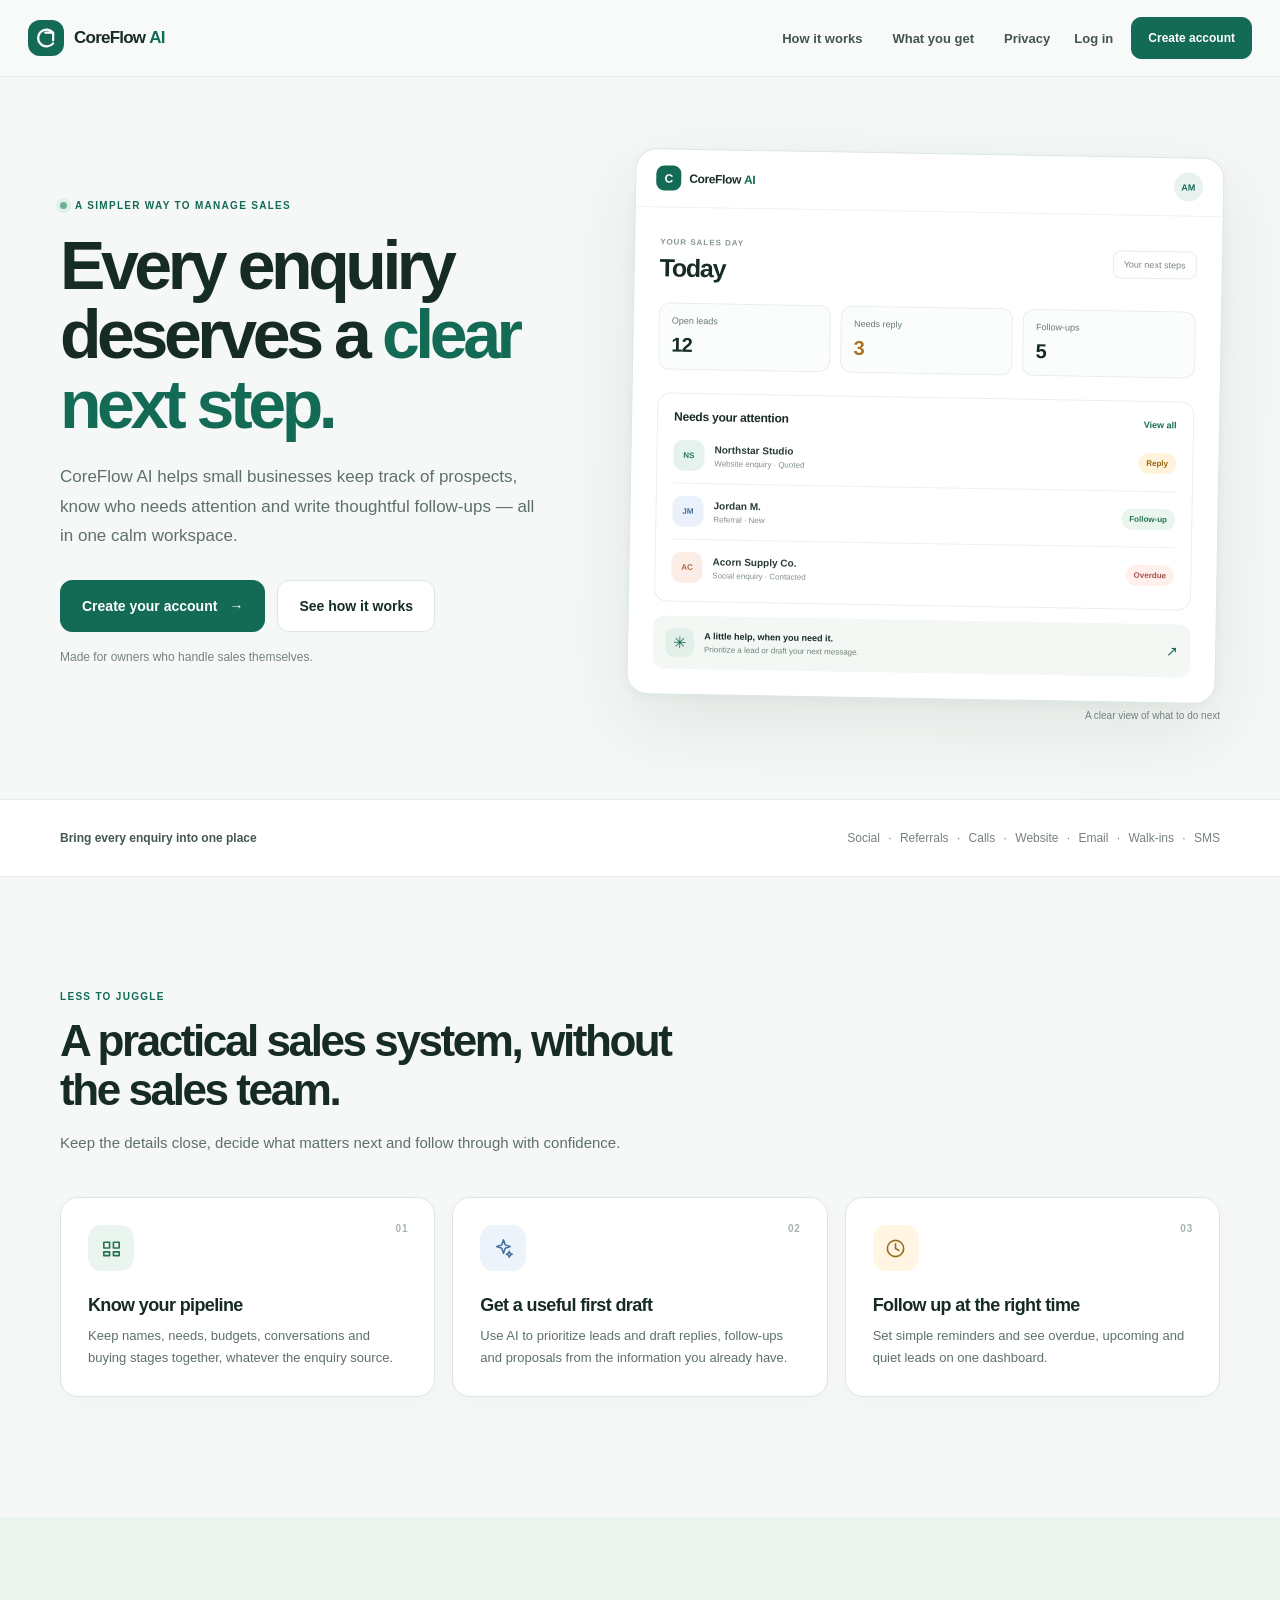
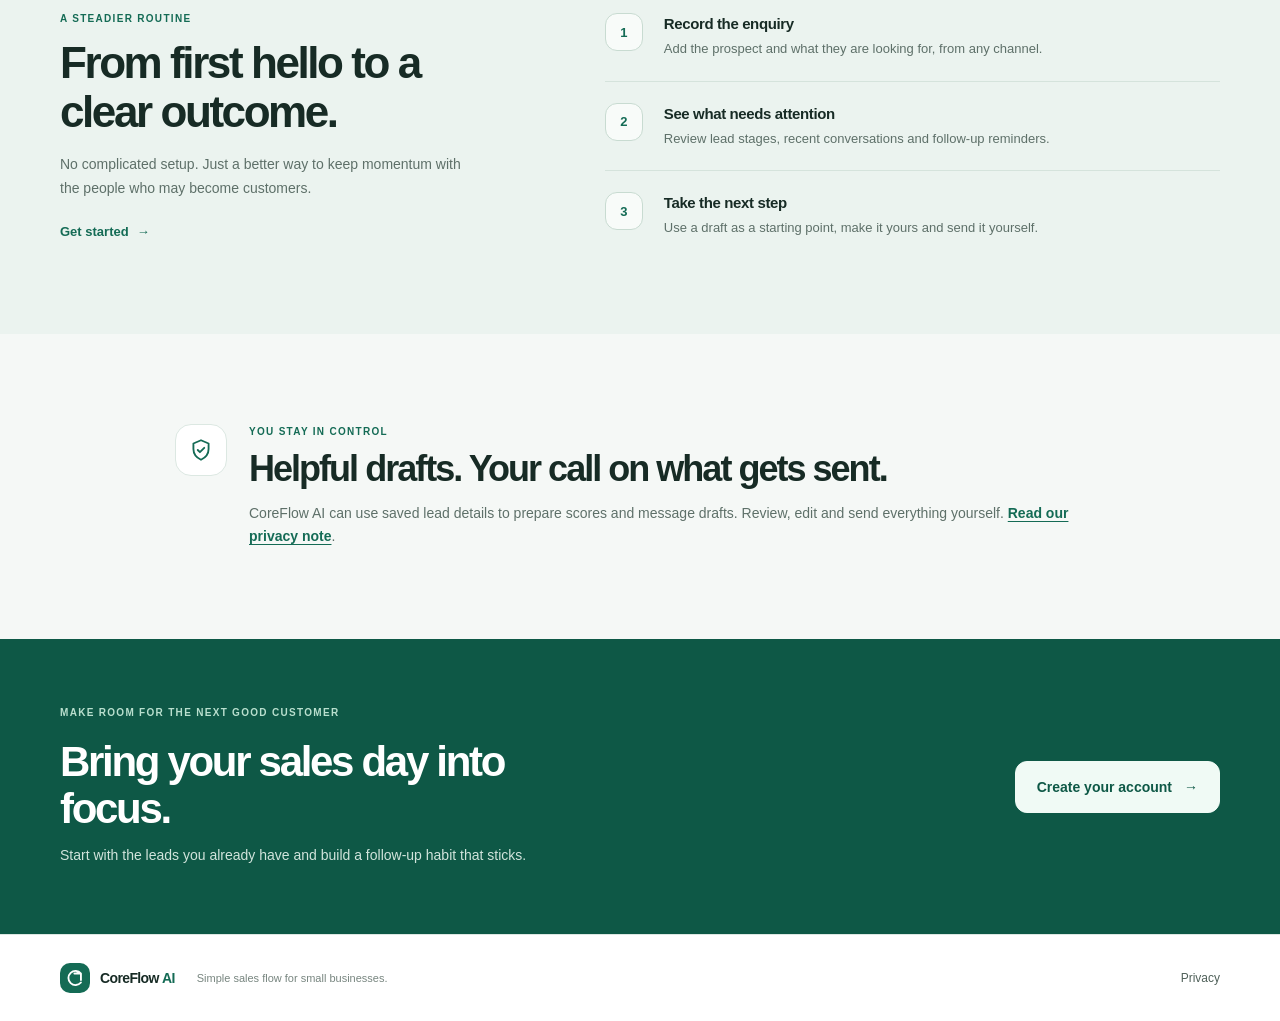
<file: landing.html>
<!doctype html>
<html lang="en">
<head>
  <meta charset="utf-8">
  <meta name="viewport" content="width=device-width, initial-scale=1">
  <meta name="theme-color" content="#f5f8f6">
  <meta name="description" content="CoreFlow AI helps small businesses organize leads, prioritize follow-ups and draft thoughtful sales messages from one simple workspace.">
  <meta property="og:title" content="CoreFlow AI — Every enquiry gets a next step">
  <meta property="og:description" content="A simple sales workspace for small businesses without a dedicated sales team.">
  <title>CoreFlow AI — Every enquiry gets a next step</title>
  <link rel="stylesheet" href="./css/landing.css">
</head>
<body>
  <a class="skip-link" href="#main-content">Skip to content</a>
  <header class="site-header">
    <div class="site-header__inner">
      <a class="site-brand" href="./" aria-label="CoreFlow AI home">
        <span class="site-brand__mark" aria-hidden="true">
          <svg viewBox="0 0 32 32" fill="none"><path d="M25.5 8.8a11.3 11.3 0 1 0 0 14.4M25.5 8.8H15m10.5 0v10.5" stroke="currentColor" stroke-width="3" stroke-linecap="round" stroke-linejoin="round"/></svg>
        </span>
        <span>CoreFlow <strong>AI</strong></span>
      </a>
      <nav class="site-nav" aria-label="Main navigation">
        <a href="#how-it-works">How it works</a>
        <a href="#what-you-get">What you get</a>
        <a href="./privacy.html">Privacy</a>
      </nav>
      <div class="site-actions">
        <a class="site-login" href="./login">Log in</a>
        <a class="button button--small" href="./signup">Create account</a>
      </div>
    </div>
  </header>

  <main id="main-content">
    <section class="hero section-wrap" aria-labelledby="hero-title">
      <div class="hero__copy">
        <p class="eyebrow"><span class="eyebrow__dot" aria-hidden="true"></span> A simpler way to manage sales</p>
        <h1 id="hero-title">Every enquiry deserves a <span>clear next step.</span></h1>
        <p class="hero__description">CoreFlow AI helps small businesses keep track of prospects, know who needs attention and write thoughtful follow-ups — all in one calm workspace.</p>
        <div class="hero__actions">
          <a class="button" href="./signup">Create your account <span aria-hidden="true">→</span></a>
          <a class="button button--quiet" href="#how-it-works">See how it works</a>
        </div>
        <p class="hero__note">Made for owners who handle sales themselves.</p>
      </div>

      <div class="hero__visual" role="img" aria-label="Illustration of the CoreFlow AI sales dashboard">
        <div class="dashboard-preview">
          <div class="preview-topbar">
            <div class="preview-brand"><span class="preview-brand__mark" aria-hidden="true">C</span><span>CoreFlow <b>AI</b></span></div>
            <span class="preview-avatar" aria-hidden="true">AM</span>
          </div>
          <div class="preview-content">
            <div class="preview-title-row"><div><span class="preview-kicker">YOUR SALES DAY</span><h2>Today</h2></div><span class="preview-date">Your next steps</span></div>
            <div class="preview-stats" aria-hidden="true">
              <div><span>Open leads</span><strong>12</strong></div>
              <div><span>Needs reply</span><strong>3</strong></div>
              <div><span>Follow-ups</span><strong>5</strong></div>
            </div>
            <section class="preview-attention" aria-label="Example follow-up list">
              <div class="preview-section-heading"><h3>Needs your attention</h3><span>View all</span></div>
              <article class="preview-lead">
                <span class="preview-lead__avatar preview-lead__avatar--mint" aria-hidden="true">NS</span>
                <div class="preview-lead__copy"><strong>Northstar Studio</strong><span>Website enquiry · Quoted</span></div>
                <span class="preview-status preview-status--amber">Reply</span>
              </article>
              <article class="preview-lead">
                <span class="preview-lead__avatar preview-lead__avatar--blue" aria-hidden="true">JM</span>
                <div class="preview-lead__copy"><strong>Jordan M.</strong><span>Referral · New</span></div>
                <span class="preview-status preview-status--green">Follow-up</span>
              </article>
              <article class="preview-lead">
                <span class="preview-lead__avatar preview-lead__avatar--peach" aria-hidden="true">AC</span>
                <div class="preview-lead__copy"><strong>Acorn Supply Co.</strong><span>Social enquiry · Contacted</span></div>
                <span class="preview-status preview-status--rose">Overdue</span>
              </article>
            </section>
            <div class="preview-ai-note"><span class="preview-ai-note__spark" aria-hidden="true">✳</span><span><strong>A little help, when you need it.</strong><small>Prioritize a lead or draft your next message.</small></span><span class="preview-ai-note__arrow" aria-hidden="true">↗</span></div>
          </div>
        </div>
        <span class="visual-caption">A clear view of what to do next</span>
      </div>
    </section>

    <section class="channel-strip" aria-label="Enquiries from every source">
      <div class="section-wrap channel-strip__inner"><span>Bring every enquiry into one place</span><p>Social · Referrals · Calls · Website · Email · Walk-ins · SMS</p></div>
    </section>

    <section id="what-you-get" class="features section-wrap" aria-labelledby="features-title">
      <div class="section-heading"><p class="eyebrow">LESS TO JUGGLE</p><h2 id="features-title">A practical sales system, without the sales team.</h2><p>Keep the details close, decide what matters next and follow through with confidence.</p></div>
      <div class="feature-grid">
        <article class="feature-card"><span class="feature-icon feature-icon--green" aria-hidden="true"><svg viewBox="0 0 24 24" fill="none"><path d="M4 5.5h6v6H4zm10 0h6v6h-6zM4 15.5h6v4H4zm10 0h6v4h-6z" stroke="currentColor" stroke-width="1.7" stroke-linejoin="round"/></svg></span><p class="feature-card__number">01</p><h3>Know your pipeline</h3><p>Keep names, needs, budgets, conversations and buying stages together, whatever the enquiry source.</p></article>
        <article class="feature-card"><span class="feature-icon feature-icon--blue" aria-hidden="true"><svg viewBox="0 0 24 24" fill="none"><path d="m12 3 1.8 5.2L19 10l-5.2 1.8L12 17l-1.8-5.2L5 10l5.2-1.8L12 3Zm6 12 .9 2.1L21 18l-2.1.9L18 21l-.9-2.1L15 18l2.1-.9L18 15Z" stroke="currentColor" stroke-width="1.6" stroke-linejoin="round"/></svg></span><p class="feature-card__number">02</p><h3>Get a useful first draft</h3><p>Use AI to prioritize leads and draft replies, follow-ups and proposals from the information you already have.</p></article>
        <article class="feature-card"><span class="feature-icon feature-icon--gold" aria-hidden="true"><svg viewBox="0 0 24 24" fill="none"><circle cx="12" cy="12" r="8.5" stroke="currentColor" stroke-width="1.7"/><path d="M12 7v5l3.5 2" stroke="currentColor" stroke-width="1.7" stroke-linecap="round" stroke-linejoin="round"/></svg></span><p class="feature-card__number">03</p><h3>Follow up at the right time</h3><p>Set simple reminders and see overdue, upcoming and quiet leads on one dashboard.</p></article>
      </div>
    </section>

    <section id="how-it-works" class="workflow-section" aria-labelledby="workflow-title">
      <div class="section-wrap workflow">
        <div class="workflow__intro"><p class="eyebrow">A STEADIER ROUTINE</p><h2 id="workflow-title">From first hello to a clear outcome.</h2><p>No complicated setup. Just a better way to keep momentum with the people who may become customers.</p><a class="text-link" href="./signup">Get started <span aria-hidden="true">→</span></a></div>
        <ol class="workflow-steps">
          <li><span class="workflow-step__number">1</span><div><h3>Record the enquiry</h3><p>Add the prospect and what they are looking for, from any channel.</p></div></li>
          <li><span class="workflow-step__number">2</span><div><h3>See what needs attention</h3><p>Review lead stages, recent conversations and follow-up reminders.</p></div></li>
          <li><span class="workflow-step__number">3</span><div><h3>Take the next step</h3><p>Use a draft as a starting point, make it yours and send it yourself.</p></div></li>
        </ol>
      </div>
    </section>

    <section class="privacy-promise section-wrap" aria-labelledby="privacy-title">
      <div class="privacy-promise__icon" aria-hidden="true"><svg viewBox="0 0 24 24" fill="none"><path d="M12 3 19 6v5c0 4.6-2.9 8-7 10-4.1-2-7-5.4-7-10V6l7-3Z" stroke="currentColor" stroke-width="1.7" stroke-linejoin="round"/><path d="m9 12 2 2 4-4" stroke="currentColor" stroke-width="1.7" stroke-linecap="round" stroke-linejoin="round"/></svg></div>
      <div><p class="eyebrow">YOU STAY IN CONTROL</p><h2 id="privacy-title">Helpful drafts. Your call on what gets sent.</h2><p>CoreFlow AI can use saved lead details to prepare scores and message drafts. Review, edit and send everything yourself. <a href="./privacy.html">Read our privacy note</a>.</p></div>
    </section>

    <section class="closing-cta" aria-labelledby="closing-title">
      <div class="section-wrap closing-cta__inner"><div><p class="eyebrow">MAKE ROOM FOR THE NEXT GOOD CUSTOMER</p><h2 id="closing-title">Bring your sales day into focus.</h2><p>Start with the leads you already have and build a follow-up habit that sticks.</p></div><a class="button button--light" href="./signup">Create your account <span aria-hidden="true">→</span></a></div>
    </section>
  </main>

  <footer class="site-footer">
    <div class="section-wrap site-footer__inner"><a class="site-brand site-brand--footer" href="./"><span class="site-brand__mark" aria-hidden="true"><svg viewBox="0 0 32 32" fill="none"><path d="M25.5 8.8a11.3 11.3 0 1 0 0 14.4M25.5 8.8H15m10.5 0v10.5" stroke="currentColor" stroke-width="3" stroke-linecap="round" stroke-linejoin="round"/></svg></span><span>CoreFlow <strong>AI</strong></span></a><p>Simple sales flow for small businesses.</p><a href="./privacy.html">Privacy</a></div>
  </footer>
</body>
</html>
</file>
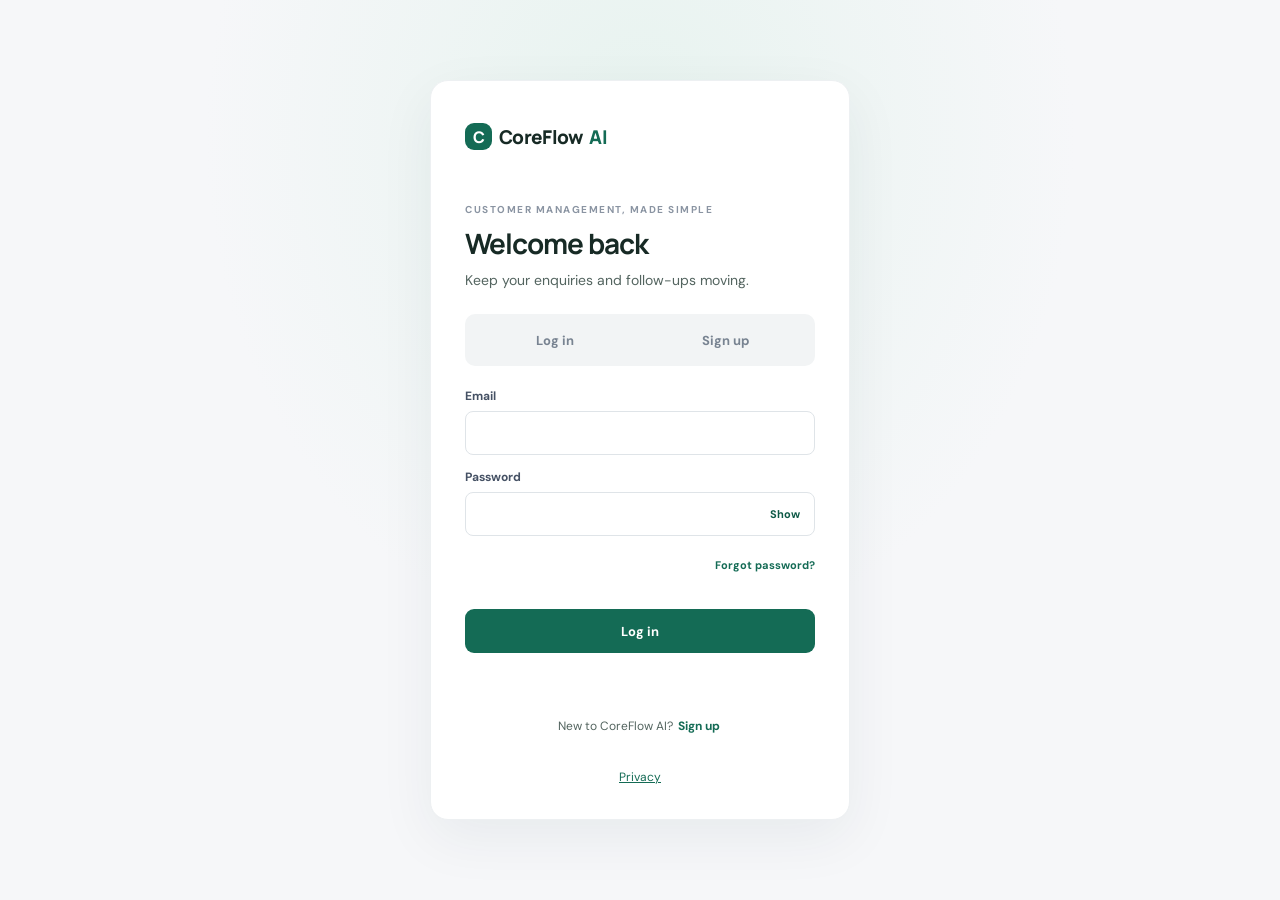
<file: login.html>
<!doctype html>
<html lang="en">
<head>
  <meta charset="utf-8">
  <meta name="viewport" content="width=device-width, initial-scale=1">
  <script src="./js/lib/originGuard.js"></script>
  <script src="./js/lib/recoveryRedirect.js"></script>
  <meta name="theme-color" content="#f6f7f9">
  <title>Log in · CoreFlow AI</title>
  <link rel="stylesheet" href="./css/app.css">
  <link rel="stylesheet" href="./css/design-system.css">
</head>

<body class="auth-page">
  <main class="auth-card">
    <a class="brand" href="./" aria-label="CoreFlow AI home"><span class="brand-mark">C</span>CoreFlow <span class="brand-ai">AI</span></a>
    <p class="eyebrow">CUSTOMER MANAGEMENT, MADE SIMPLE</p>
    <h1 id="form-title">Welcome back</h1>
    <p class="muted">Keep your enquiries and follow-ups moving.</p>
    <div class="mode-switch" aria-label="Account access">
      <button type="button" data-mode="login">Log in</button><button type="button" data-mode="signup">Sign up</button>
    </div>
    <form id="auth-form">
      <label for="email">Email</label>
      <input id="email" name="email" type="email" autocomplete="email" required>
      <div class="label-row">
        <label for="password">Password</label>
        <span id="password-rule" class="field-note" hidden>At least 8 characters</span>
      </div>
      <div class="password-control">
        <input id="password" name="password" type="password" autocomplete="current-password" required>
        <button class="password-toggle" type="button" data-password-toggle="password" aria-label="Show password" aria-pressed="false">Show</button>
      </div>
      <div id="confirm-password-row" hidden>
        <label for="confirm-password">Confirm password</label>
        <div class="password-control">
          <input id="confirm-password" name="confirmPassword" type="password" autocomplete="new-password">
          <button class="password-toggle" type="button" data-password-toggle="confirm-password" aria-label="Show password" aria-pressed="false">Show</button>
        </div>
      </div>
      <div id="forgot-row" class="forgot-row"><button id="forgot-password-link" class="text-button" type="button">Forgot password?</button></div>
      <button id="auth-submit" class="button button-primary button-full" type="submit">Log in</button>
      <p id="form-message" class="form-message" role="status" aria-live="polite"></p>
    </form>
    <p class="auth-switch"><span id="auth-switch">New to CoreFlow AI?</span> <button id="auth-switch-link" type="button" class="text-button" data-mode="signup">Sign up</button></p>
    <footer class="auth-switch"><a href="./privacy.html">Privacy</a></footer>
  </main>
  <script type="module" src="./js/pages/auth.js"></script>
  <script type="module" src="./js/lib/autoScrollHints.js"></script>
</body>
</html>
</file>
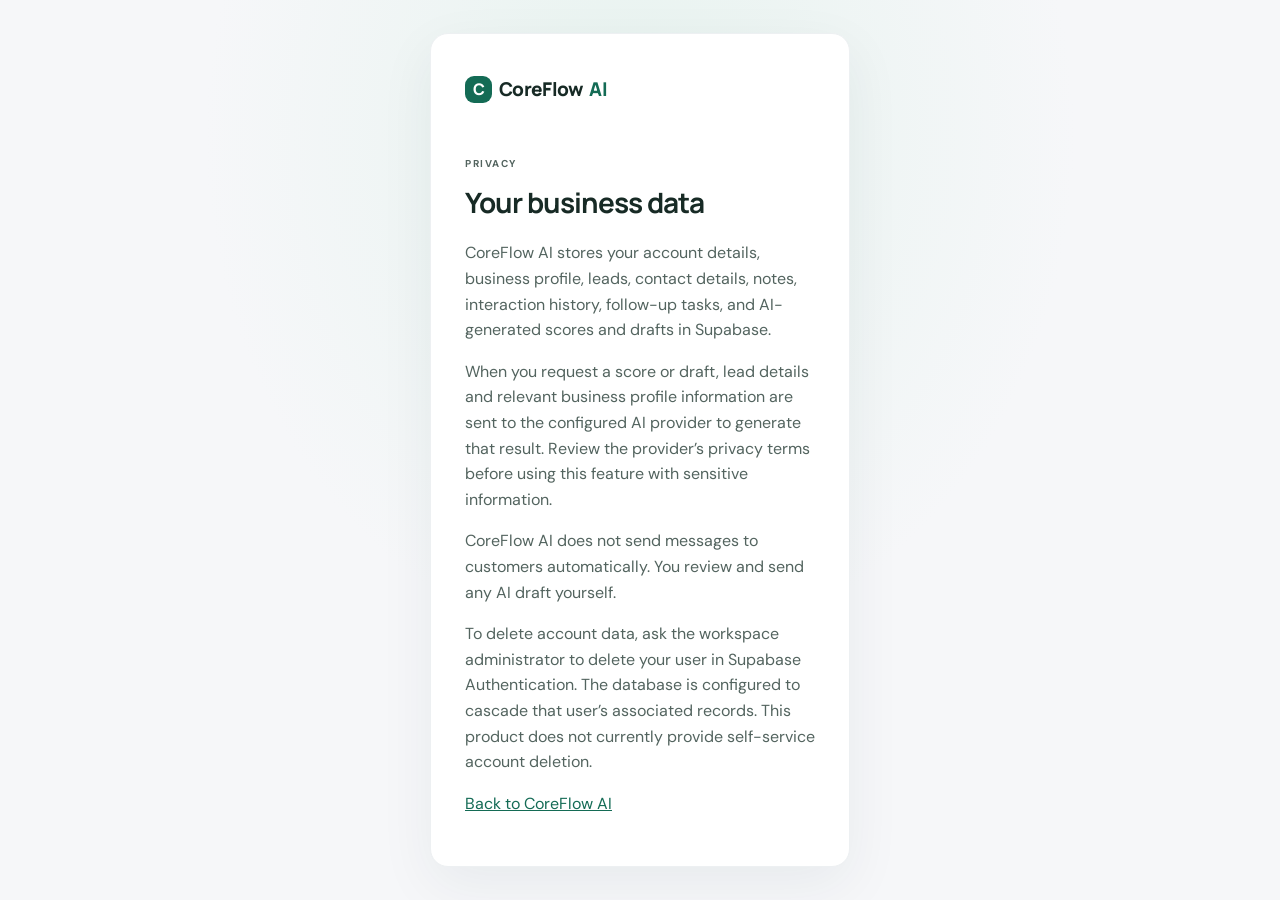
<file: privacy.html>
<!doctype html>
<html lang="en">
<head>
  <meta charset="utf-8">
  <meta name="viewport" content="width=device-width, initial-scale=1">
  <title>Privacy · CoreFlow AI</title>
  <link rel="stylesheet" href="./css/app.css">
  <link rel="stylesheet" href="./css/design-system.css">
</head>
<body class="auth-page">
  <main class="auth-card privacy-card">
    <a class="brand" href="./index.html"><span class="brand-mark" aria-hidden="true">C</span>CoreFlow <span class="brand-ai">AI</span></a>
    <p class="eyebrow">PRIVACY</p>
    <h1>Your business data</h1>
    <p>CoreFlow AI stores your account details, business profile, leads, contact details, notes, interaction history, follow-up tasks, and AI-generated scores and drafts in Supabase.</p>
    <p>When you request a score or draft, lead details and relevant business profile information are sent to the configured AI provider to generate that result. Review the provider’s privacy terms before using this feature with sensitive information.</p>
    <p>CoreFlow AI does not send messages to customers automatically. You review and send any AI draft yourself.</p>
    <p>To delete account data, ask the workspace administrator to delete your user in Supabase Authentication. The database is configured to cascade that user’s associated records. This product does not currently provide self-service account deletion.</p>
    <p><a href="/">Back to CoreFlow AI</a></p>
    <!-- TODO: This privacy text needs legal review before launch. -->
  </main>
  <script type="module" src="./js/lib/autoScrollHints.js"></script>
</body>
</html>
</file>
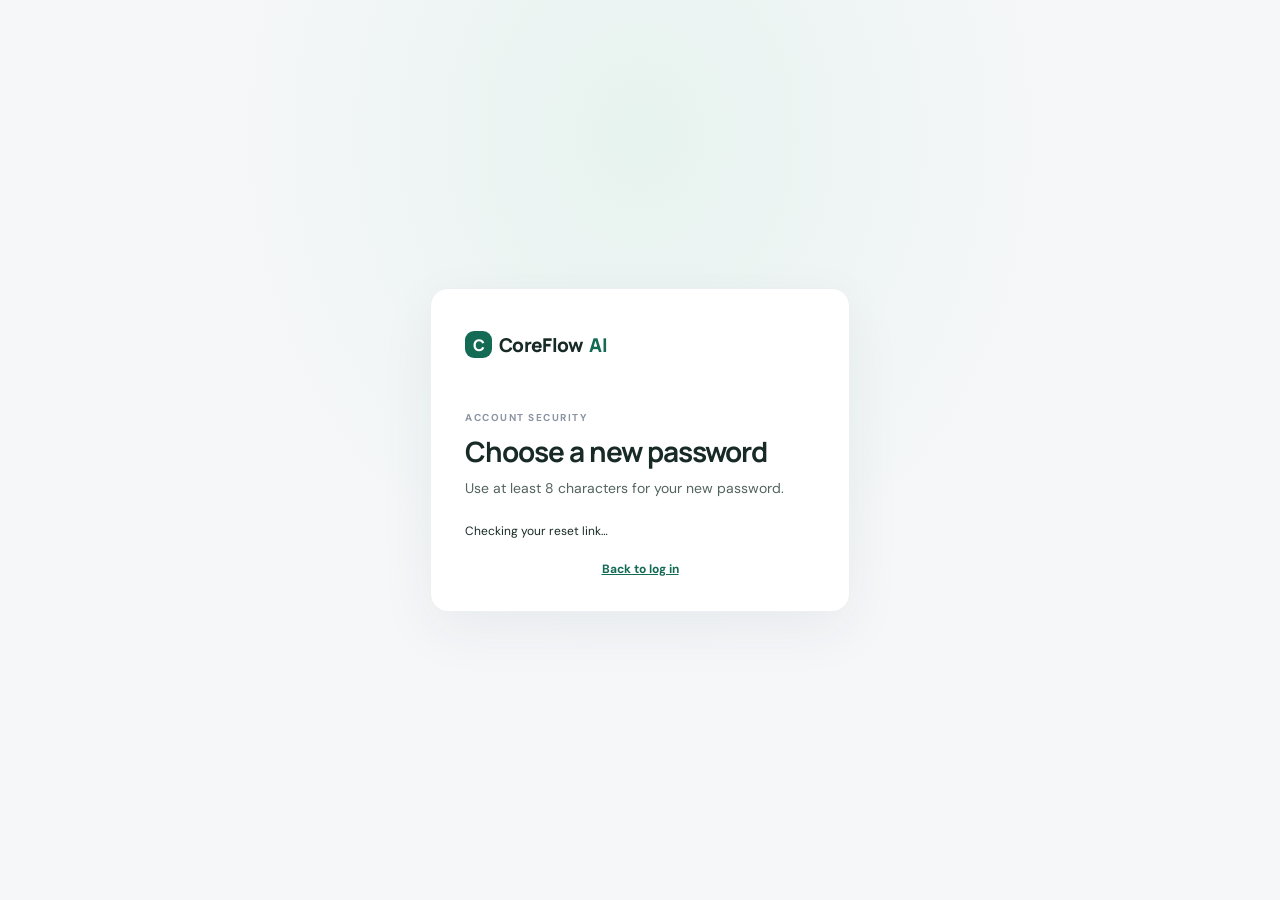
<file: reset-password.html>
<!doctype html>
<html lang="en">
<head>
  <meta charset="utf-8">
  <meta name="viewport" content="width=device-width, initial-scale=1">
  <script src="./js/lib/originGuard.js"></script>
  <meta name="theme-color" content="#f6f7f9">
  <title>Reset password · CoreFlow AI</title>
  <link rel="stylesheet" href="./css/app.css">
  <link rel="stylesheet" href="./css/design-system.css">
</head>
<body class="auth-page">
  <main class="auth-card">
    <a class="brand" href="./" aria-label="CoreFlow AI home"><span class="brand-mark">C</span>CoreFlow <span class="brand-ai">AI</span></a>
    <p class="eyebrow">ACCOUNT SECURITY</p>
    <h1>Choose a new password</h1>
    <p class="muted">Use at least 8 characters for your new password.</p>
    <p id="recovery-message" class="form-message" role="status" aria-live="polite">Checking your reset link…</p>
    <form id="reset-form" hidden>
      <label for="new-password">New password</label>
      <div class="password-control">
        <input id="new-password" name="password" type="password" autocomplete="new-password" minlength="8" required>
        <button class="password-toggle" type="button" data-password-toggle="new-password" aria-label="Show password" aria-pressed="false">Show</button>
      </div>
      <p class="field-note password-help">At least 8 characters</p>
      <button id="reset-submit" class="button button-primary button-full" type="submit">Update password</button>
    </form>
    <p class="auth-switch"><a class="text-button" href="/login">Back to log in</a></p>
  </main>
  <script type="module" src="./js/pages/reset-password.js"></script>
  <script type="module" src="./js/lib/autoScrollHints.js"></script>
</body>
</html>
</file>
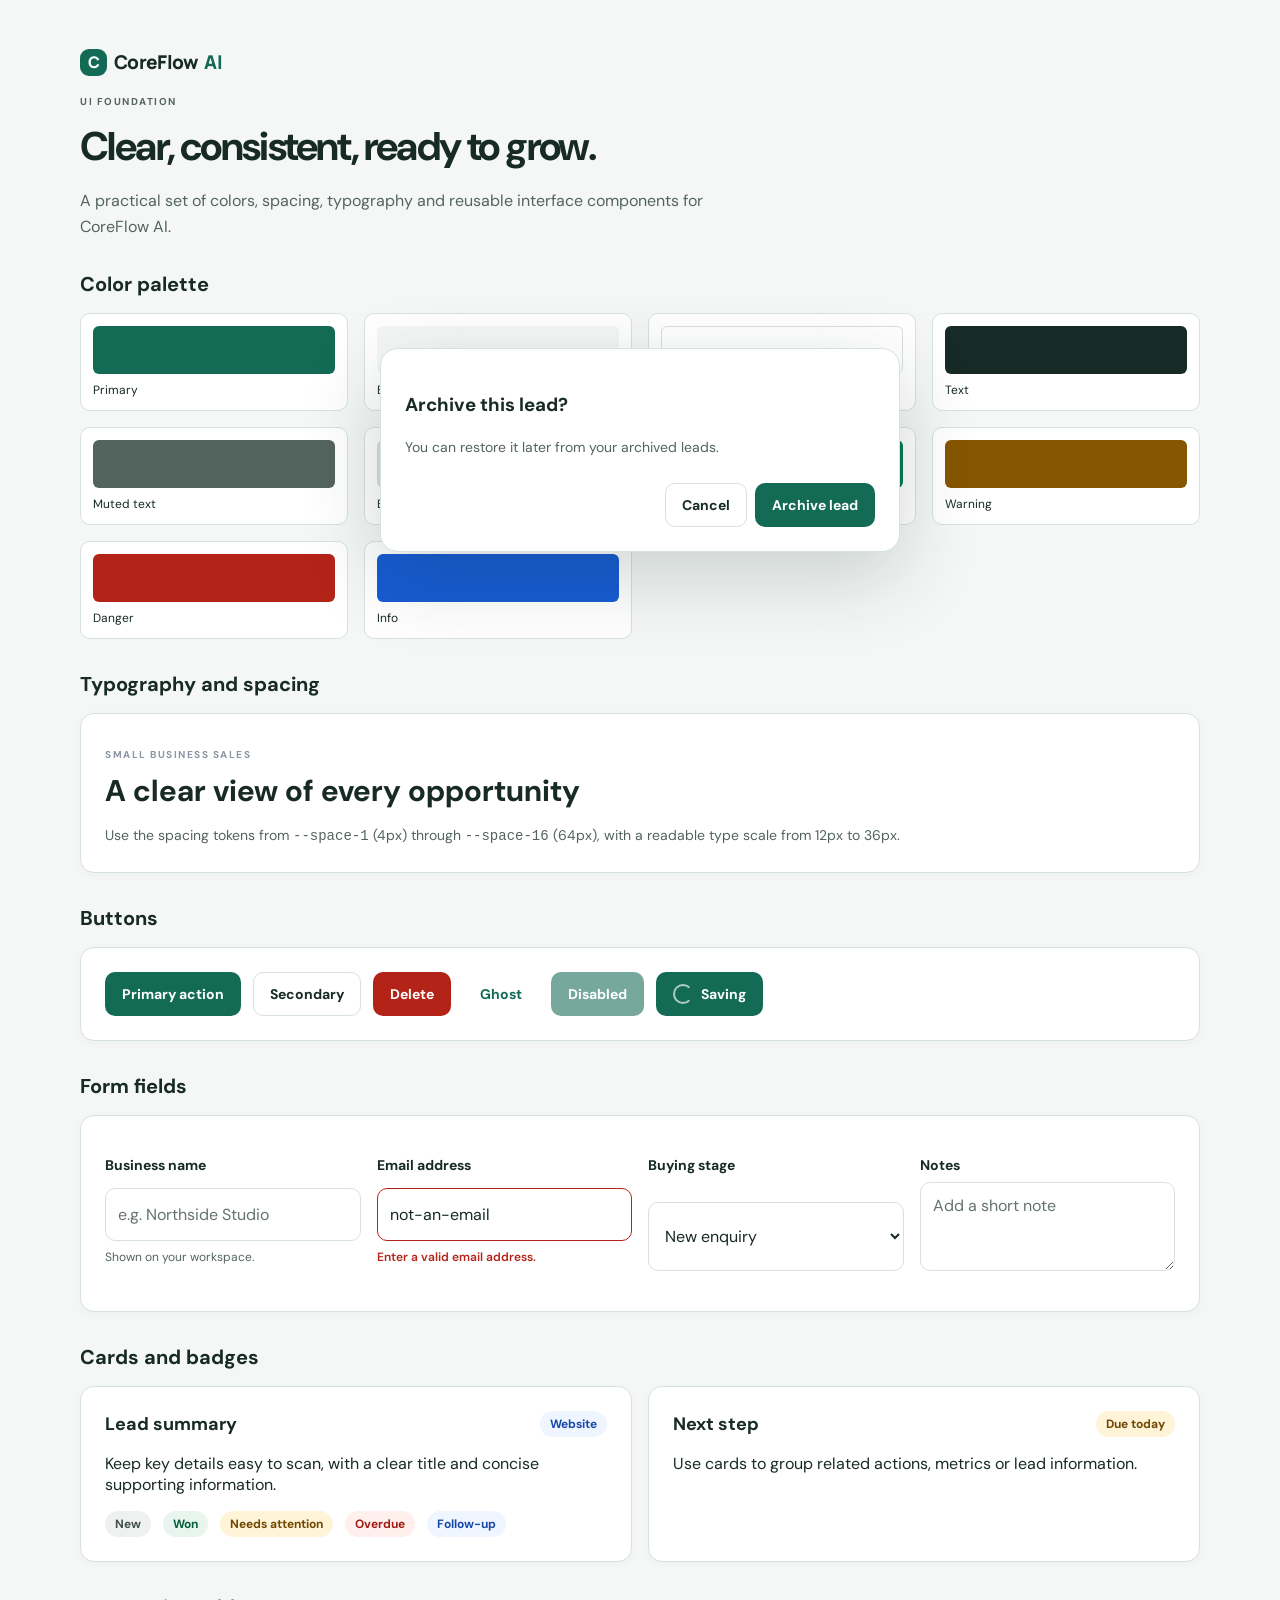
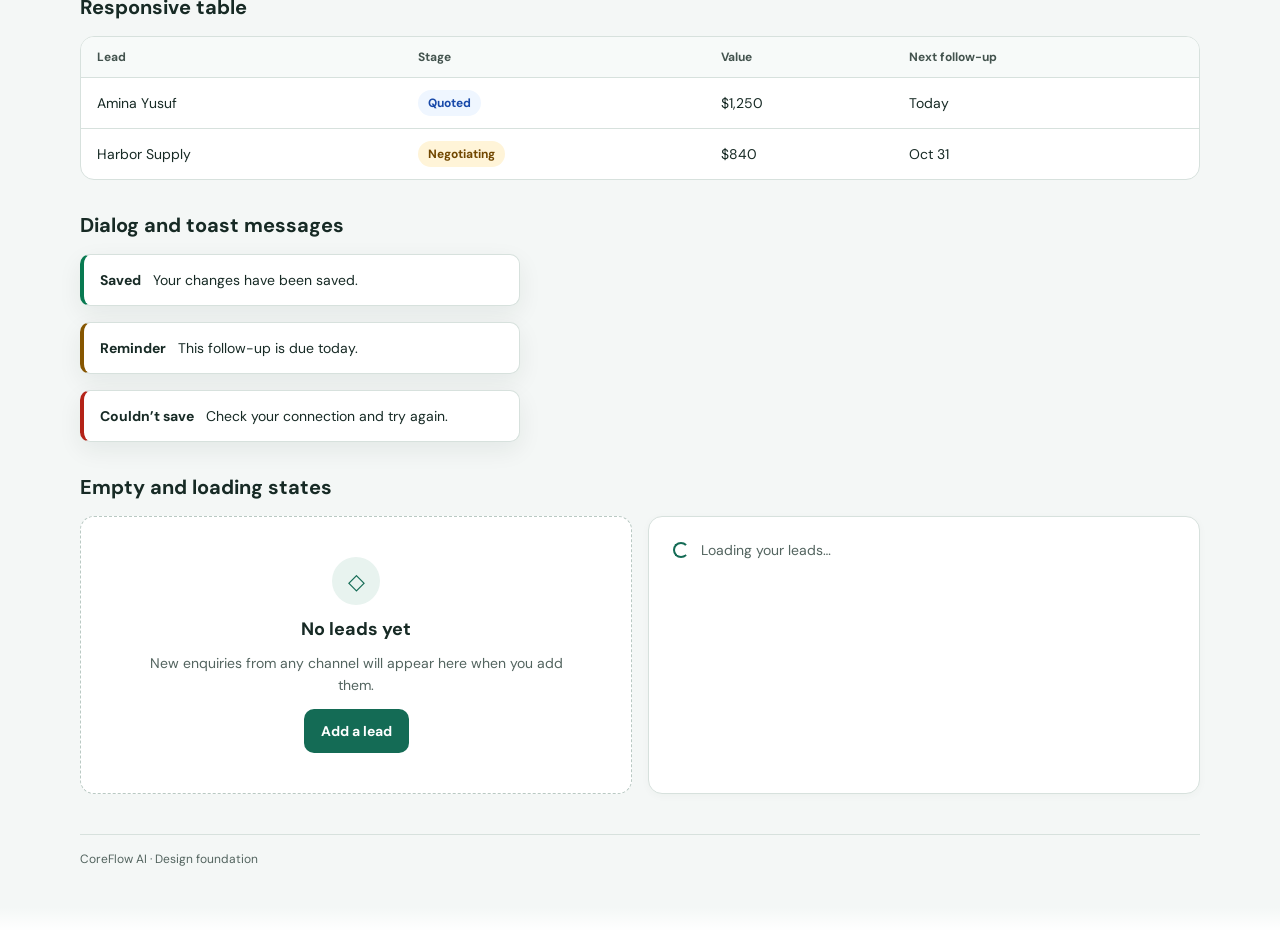
<file: styleguide.html>
<!doctype html>
<html lang="en">
<head>
  <meta charset="utf-8">
  <meta name="viewport" content="width=device-width, initial-scale=1">
  <script src="./js/lib/originGuard.js"></script>
  <meta name="theme-color" content="#f4f7f6">
  <title>Design foundation · CoreFlow AI</title>
  <link rel="stylesheet" href="./css/app.css">
  <link rel="stylesheet" href="./css/design-system.css">
</head>
<body class="styleguide-page">
  <main class="styleguide">
    <header class="styleguide__header">
      <a class="brand" href="./index.html"><span class="brand-mark">C</span>CoreFlow <span class="brand-ai">AI</span></a>
      <p class="eyebrow">UI FOUNDATION</p>
      <h1>Clear, consistent, ready to grow.</h1>
      <p>A practical set of colors, spacing, typography and reusable interface components for CoreFlow AI.</p>
    </header>

    <section class="styleguide__section">
      <h2>Color palette</h2>
      <div class="styleguide__grid">
        <div class="styleguide__token"><div class="styleguide__swatch" style="background:var(--color-primary)"></div>Primary</div>
        <div class="styleguide__token"><div class="styleguide__swatch" style="background:var(--color-background)"></div>Background</div>
        <div class="styleguide__token"><div class="styleguide__swatch" style="background:var(--color-surface);border:1px solid var(--color-border)"></div>Surface</div>
        <div class="styleguide__token"><div class="styleguide__swatch" style="background:var(--color-text)"></div>Text</div>
        <div class="styleguide__token"><div class="styleguide__swatch" style="background:var(--color-muted)"></div>Muted text</div>
        <div class="styleguide__token"><div class="styleguide__swatch" style="background:var(--color-border)"></div>Border</div>
        <div class="styleguide__token"><div class="styleguide__swatch" style="background:var(--color-success)"></div>Success</div>
        <div class="styleguide__token"><div class="styleguide__swatch" style="background:var(--color-warning)"></div>Warning</div>
        <div class="styleguide__token"><div class="styleguide__swatch" style="background:var(--color-danger)"></div>Danger</div>
        <div class="styleguide__token"><div class="styleguide__swatch" style="background:var(--color-info)"></div>Info</div>
      </div>
    </section>

    <section class="styleguide__section">
      <h2>Typography and spacing</h2>
      <div class="ui-card">
        <p class="eyebrow">SMALL BUSINESS SALES</p>
        <h1 style="font-size:var(--font-size-3xl);margin:0 0 var(--space-2)">A clear view of every opportunity</h1>
        <p class="muted">Use the spacing tokens from <code>--space-1</code> (4px) through <code>--space-16</code> (64px), with a readable type scale from 12px to 36px.</p>
      </div>
    </section>

    <section class="styleguide__section">
      <h2>Buttons</h2>
      <div class="ui-card styleguide__row">
        <button class="ui-button ui-button--primary" type="button">Primary action</button>
        <button class="ui-button ui-button--secondary" type="button">Secondary</button>
        <button class="ui-button ui-button--danger" type="button">Delete</button>
        <button class="ui-button ui-button--ghost" type="button">Ghost</button>
        <button class="ui-button ui-button--primary" type="button" disabled>Disabled</button>
        <button class="ui-button ui-button--primary is-loading" type="button" aria-busy="true">Saving</button>
      </div>
    </section>

    <section class="styleguide__section">
      <h2>Form fields</h2>
      <div class="ui-card styleguide__grid">
        <div class="ui-field"><label class="ui-label" for="sample-business">Business name</label><input class="ui-input" id="sample-business" placeholder="e.g. Northside Studio"><p class="ui-hint">Shown on your workspace.</p></div>
        <div class="ui-field"><label class="ui-label" for="sample-error">Email address</label><input class="ui-input" id="sample-error" type="email" aria-invalid="true" value="not-an-email"><p class="ui-error">Enter a valid email address.</p></div>
        <div class="ui-field"><label class="ui-label" for="sample-stage">Buying stage</label><select class="ui-select" id="sample-stage"><option>New enquiry</option><option>Contacted</option><option>Quoted</option></select></div>
        <div class="ui-field"><label class="ui-label" for="sample-notes">Notes</label><textarea class="ui-textarea" id="sample-notes" rows="3" placeholder="Add a short note"></textarea></div>
      </div>
    </section>

    <section class="styleguide__section">
      <h2>Cards and badges</h2>
      <div class="styleguide__grid">
        <article class="ui-card"><div class="ui-card__header"><h3 class="ui-card__title">Lead summary</h3><span class="ui-badge ui-badge--info">Website</span></div><p>Keep key details easy to scan, with a clear title and concise supporting information.</p><div class="styleguide__row"><span class="ui-badge ui-badge--neutral">New</span><span class="ui-badge ui-badge--success">Won</span><span class="ui-badge ui-badge--warning">Needs attention</span><span class="ui-badge ui-badge--danger">Overdue</span><span class="ui-badge ui-badge--info">Follow-up</span></div></article>
        <article class="ui-card"><div class="ui-card__header"><h3 class="ui-card__title">Next step</h3><span class="ui-badge ui-badge--warning">Due today</span></div><p>Use cards to group related actions, metrics or lead information.</p></article>
      </div>
    </section>

    <section class="styleguide__section">
      <h2>Responsive table</h2>
      <div class="ui-table-wrap">
        <table class="ui-table ui-table--responsive">
          <thead><tr><th>Lead</th><th>Stage</th><th>Value</th><th>Next follow-up</th></tr></thead>
          <tbody>
            <tr><td data-label="Lead">Amina Yusuf</td><td data-label="Stage"><span class="ui-badge ui-badge--info">Quoted</span></td><td data-label="Value">$1,250</td><td data-label="Next follow-up">Today</td></tr>
            <tr><td data-label="Lead">Harbor Supply</td><td data-label="Stage"><span class="ui-badge ui-badge--warning">Negotiating</span></td><td data-label="Value">$840</td><td data-label="Next follow-up">Oct 31</td></tr>
          </tbody>
        </table>
      </div>
    </section>

    <section class="styleguide__section">
      <h2>Dialog and toast messages</h2>
      <div class="styleguide__grid">
        <dialog class="ui-dialog" open aria-labelledby="dialog-title"><h3 id="dialog-title">Archive this lead?</h3><p class="muted">You can restore it later from your archived leads.</p><div class="ui-dialog__actions"><button class="ui-button ui-button--secondary" type="button">Cancel</button><button class="ui-button ui-button--primary" type="button">Archive lead</button></div></dialog>
        <div class="styleguide__section" style="margin:0"><div class="ui-toast ui-toast--success" role="status"><strong>Saved</strong><span>Your changes have been saved.</span></div><div class="ui-toast ui-toast--warning" role="status"><strong>Reminder</strong><span>This follow-up is due today.</span></div><div class="ui-toast ui-toast--danger" role="alert"><strong>Couldn’t save</strong><span>Check your connection and try again.</span></div></div>
      </div>
    </section>

    <section class="styleguide__section">
      <h2>Empty and loading states</h2>
      <div class="styleguide__grid">
        <div class="ui-empty"><div class="ui-empty__icon" aria-hidden="true">◇</div><h3>No leads yet</h3><p>New enquiries from any channel will appear here when you add them.</p><button class="ui-button ui-button--primary" type="button">Add a lead</button></div>
        <div class="ui-card"><div class="ui-loading" role="status"><span class="ui-spinner" aria-hidden="true"></span>Loading your leads…</div></div>
      </div>
    </section>

    <footer class="styleguide__footer">CoreFlow AI · Design foundation</footer>
  </main>
  <script type="module" src="./js/lib/autoScrollHints.js"></script>
</body>
</html>
</file>
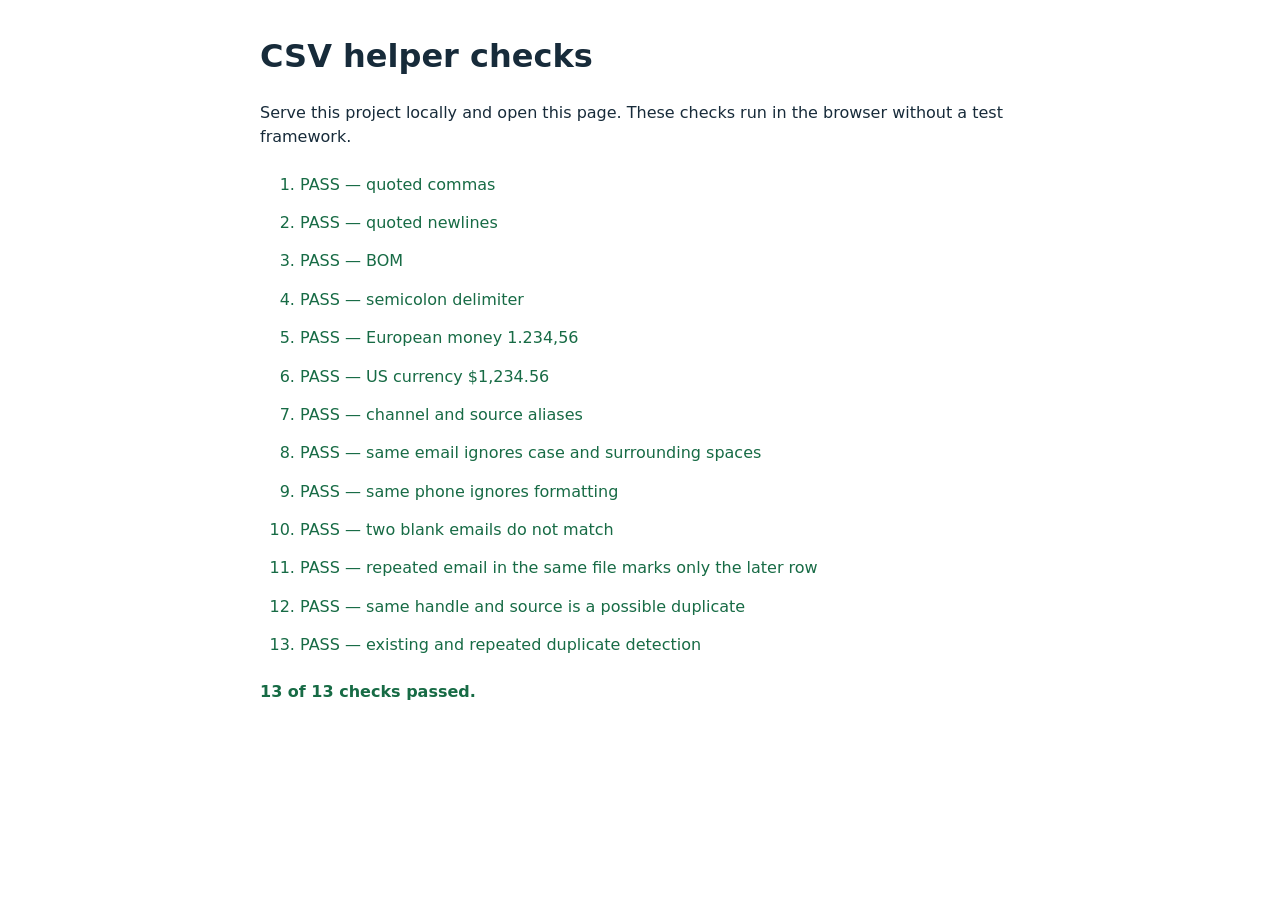
<file: js/lib/csv.test.html>
<!doctype html>
<html lang="en">
<head>
  <meta charset="utf-8">
  <meta name="viewport" content="width=device-width, initial-scale=1">
  <title>CSV helper checks · CoreFlow AI</title>
  <style>body{font:16px/1.5 system-ui,sans-serif;max-width:760px;margin:2rem auto;padding:0 1rem;color:#172b3a}li{padding:.45rem 0}.pass{color:#176b45}.fail{color:#b42318}#summary{font-weight:700}</style>
</head>
<body>
  <h1>CSV helper checks</h1>
  <p>Serve this project locally and open this page. These checks run in the browser without a test framework.</p>
  <ol id="results"></ol>
  <p id="summary" role="status">Running…</p>
  <script type="module">
    import { parseCsv, parseMoney, normalizeSource, normalizePreferredChannel, findDuplicateIndexes, findDuplicateMatches, normalizePhone } from './csv.js';
    const checks = [
      ['quoted commas', () => { const out = parseCsv('name,notes\nAmina,"call, next week"'); return out.rows[0][1] === 'call, next week'; }],
      ['quoted newlines', () => { const out = parseCsv('name,notes\r\nAmina,"first line\nsecond line"'); return out.rows.length === 1 && out.rows[0][1] === 'first line\nsecond line'; }],
      ['BOM', () => { const out = parseCsv('\uFEFFname,email\nAmina,amina@example.com'); return out.headers[0] === 'name' && out.rows.length === 1; }],
      ['semicolon delimiter', () => { const out = parseCsv('name;source\nAmina;walk-in'); return out.delimiter === ';' && out.rows[0][1] === 'walk-in'; }],
      ['European money 1.234,56', () => parseMoney('1.234,56') === 1234.56],
      ['US currency $1,234.56', () => parseMoney('$1,234.56') === 1234.56],
      ['channel and source aliases', () => normalizeSource('IG').value === 'instagram' && normalizeSource('insta').value === 'instagram' && normalizeSource('FB').value === 'facebook' && normalizeSource('LI').value === 'linkedin' && normalizeSource('X').value === 'x_twitter' && normalizeSource('twitter').value === 'x_twitter' && normalizeSource('walk in').value === 'walk_in' && normalizeSource('call').value === 'phone_call' && normalizeSource('web').value === 'website' && normalizePreferredChannel('LI').value === 'linkedin' && normalizePreferredChannel('X').value === 'x_twitter'],
      ['same email ignores case and surrounding spaces', () => {
        const matches = findDuplicateMatches([{ validation: { lead: { email: '  jane@example.com  ', phone: null } } }], [{ name: 'Jane Doe', email: 'Jane@Example.com ' }]);
        return matches.get(0)?.kind === 'exact' && matches.get(0).matches.some((match) => match.type === 'email' && match.name === 'Jane Doe');
      }],
      ['same phone ignores formatting', () => {
        const matches = findDuplicateMatches([{ lead: { phone: '+234 801-234-5678' } }], [{ name: 'Amina Bello', phone: '+234 (801) 234 5678' }]);
        return matches.get(0)?.kind === 'exact' && matches.get(0).matches.some((match) => match.type === 'phone');
      }],
      ['two blank emails do not match', () => findDuplicateMatches([{ lead: { email: '', phone: '', social_handle: '' } }], [{ name: 'No contact', email: ' ', phone: null, social_handle: null }]).size === 0],
      ['repeated email in the same file marks only the later row', () => {
        const matches = findDuplicateMatches([{ validation: { lead: { name: 'First', email: 'same@example.com' } } }, { validation: { lead: { name: 'Second', email: ' SAME@example.com ' } } }]);
        return !matches.has(0) && matches.get(1)?.kind === 'exact' && matches.get(1).matches.some((match) => match.name === 'First');
      }],
      ['same handle and source is a possible duplicate', () => {
        const matches = findDuplicateMatches([{ lead: { name: 'CSV lead', social_handle: '@JaneBuilds', source: 'linkedin' } }], [{ name: 'Jane Doe', social_handle: 'janebuilds', source: ' LinkedIn ' }]);
        return matches.get(0)?.kind === 'possible' && matches.get(0).matches.some((match) => match.type === 'social_handle_and_source' && match.name === 'Jane Doe');
      }],
      ['existing and repeated duplicate detection', () => {
        const rows = [
          { lead: { email: 'EXISTING@example.com', phone: null } },
          { lead: { email: null, phone: '1 (555) 000-1111' } },
          { lead: { email: null, phone: '15550001111' } },
          { lead: { email: 'new@example.com', phone: null } },
          { lead: { email: 'NEW@example.com', phone: null } },
        ];
        const duplicates = findDuplicateIndexes(rows, [{ email: 'existing@example.com' }]);
        return duplicates.has(0) && duplicates.has(2) && duplicates.has(4) && !duplicates.has(1) && !duplicates.has(3) && normalizePhone('+1 (555) 000-1111') === '+15550001111';
      }],
    ];
    const list = document.querySelector('#results'); let passed = 0;
    for (const [label, run] of checks) {
      const item = document.createElement('li');
      try { const ok = run(); item.textContent = (ok ? 'PASS — ' : 'FAIL — ') + label; item.className = ok ? 'pass' : 'fail'; if (ok) passed += 1; }
      catch (error) { item.textContent = 'FAIL — ' + label + ' (' + error.message + ')'; item.className = 'fail'; }
      list.append(item);
    }
    const summary = document.querySelector('#summary'); summary.textContent = passed + ' of ' + checks.length + ' checks passed.'; summary.className = passed === checks.length ? 'pass' : 'fail';
  </script>
</body>
</html>
</file>
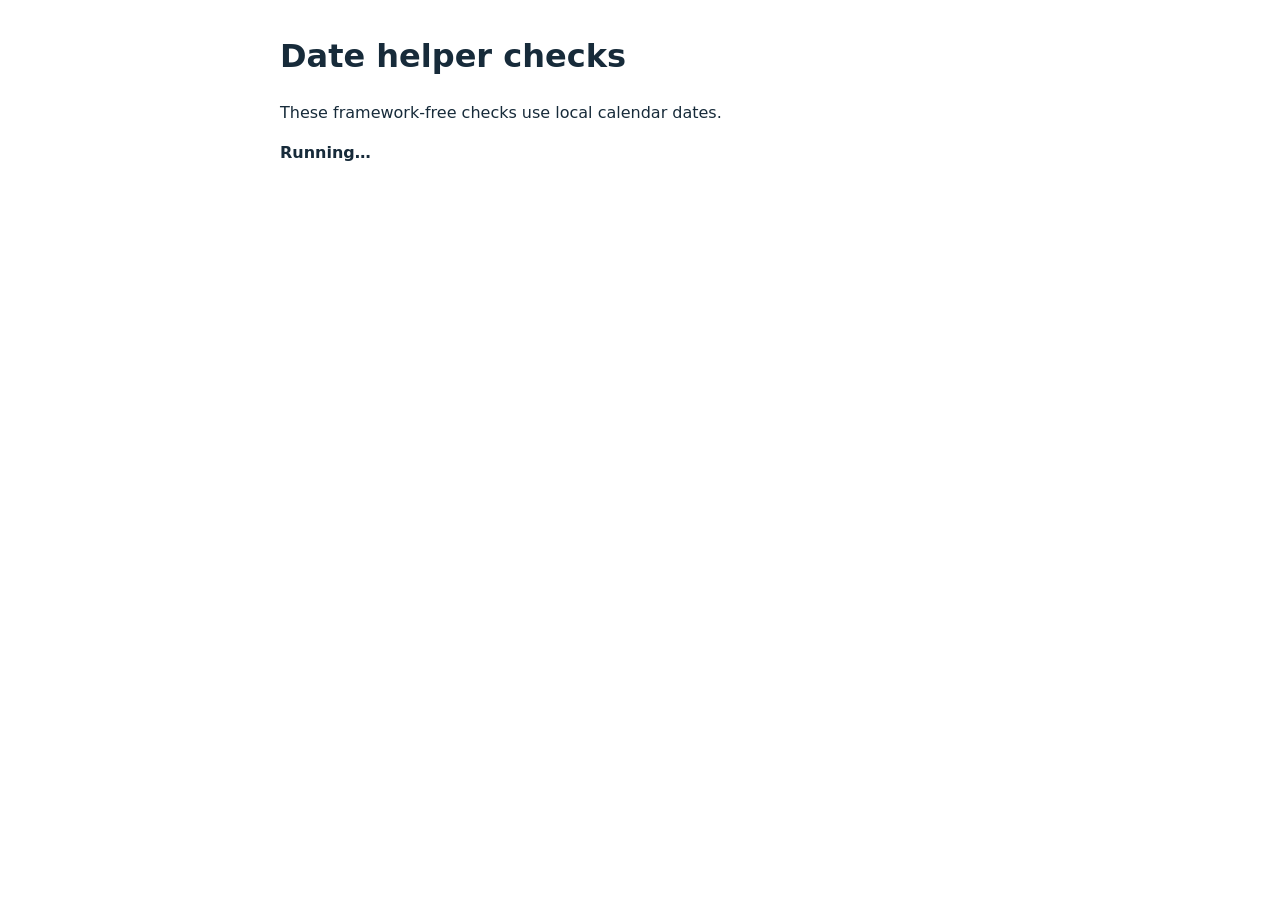
<file: js/lib/dates.test.html>
<!doctype html>
<html lang="en"><head><meta charset="utf-8"><meta name="viewport" content="width=device-width, initial-scale=1"><title>Date helper checks · CoreFlow AI</title>
<style>body{font:16px/1.5 system-ui,sans-serif;max-width:720px;margin:2rem auto;padding:0 1rem;color:#172b3a}li{padding:.5rem 0}.pass{color:#176b45}.fail{color:#b42318}#summary{font-weight:700}</style></head>
<body><h1>Date helper checks</h1><p>These framework-free checks use local calendar dates.</p><ol id="results"></ol><p id="summary" role="status">Running…</p>
<script type="module">
  import { todayLocalDate, addDays, wholeDayDifference, relativeDateLabel } from './dates.js';
  const checks = [
    ['local midnight keeps the user's local date', () => {
      const late = new Date(2024, 0, 31, 23, 59);
      const early = new Date(2024, 1, 1, 0, 1);
      return todayLocalDate(late) === '2024-01-31' && todayLocalDate(early) === '2024-02-01' && wholeDayDifference(late, early) === 1;
    }],
    ['month end adds into the next month', () => addDays('2025-01-31', 1) === '2025-02-01'],
    ['month end handles a leap year', () => addDays('2024-02-28', 1) === '2024-02-29' && addDays('2024-02-29', 1) === '2024-03-01'],
    ['non-leap February rolls into March', () => addDays('2023-02-28', 1) === '2023-03-01'],
    ['whole-day differences use calendar days', () => wholeDayDifference(new Date(2025, 5, 1, 23, 59), new Date(2025, 5, 2, 0, 1)) === 1],
    ['relative labels reflect local dates', () => relativeDateLabel('2025-06-01', new Date(2025, 5, 3, 0, 1)) === '2 days ago'],
  ];
  const list = document.querySelector('#results'); let passed = 0;
  for (const [label, run] of checks) {
    const item = document.createElement('li');
    try { const ok = run(); item.textContent = (ok ? 'PASS — ' : 'FAIL — ') + label; item.className = ok ? 'pass' : 'fail'; if (ok) passed += 1; }
    catch (error) { item.textContent = 'FAIL — ' + label + ' (' + error.message + ')'; item.className = 'fail'; }
    list.append(item);
  }
  const summary = document.querySelector('#summary'); summary.textContent = passed + ' of ' + checks.length + ' checks passed.'; summary.className = passed === checks.length ? 'pass' : 'fail';
</script></body></html>
</file>
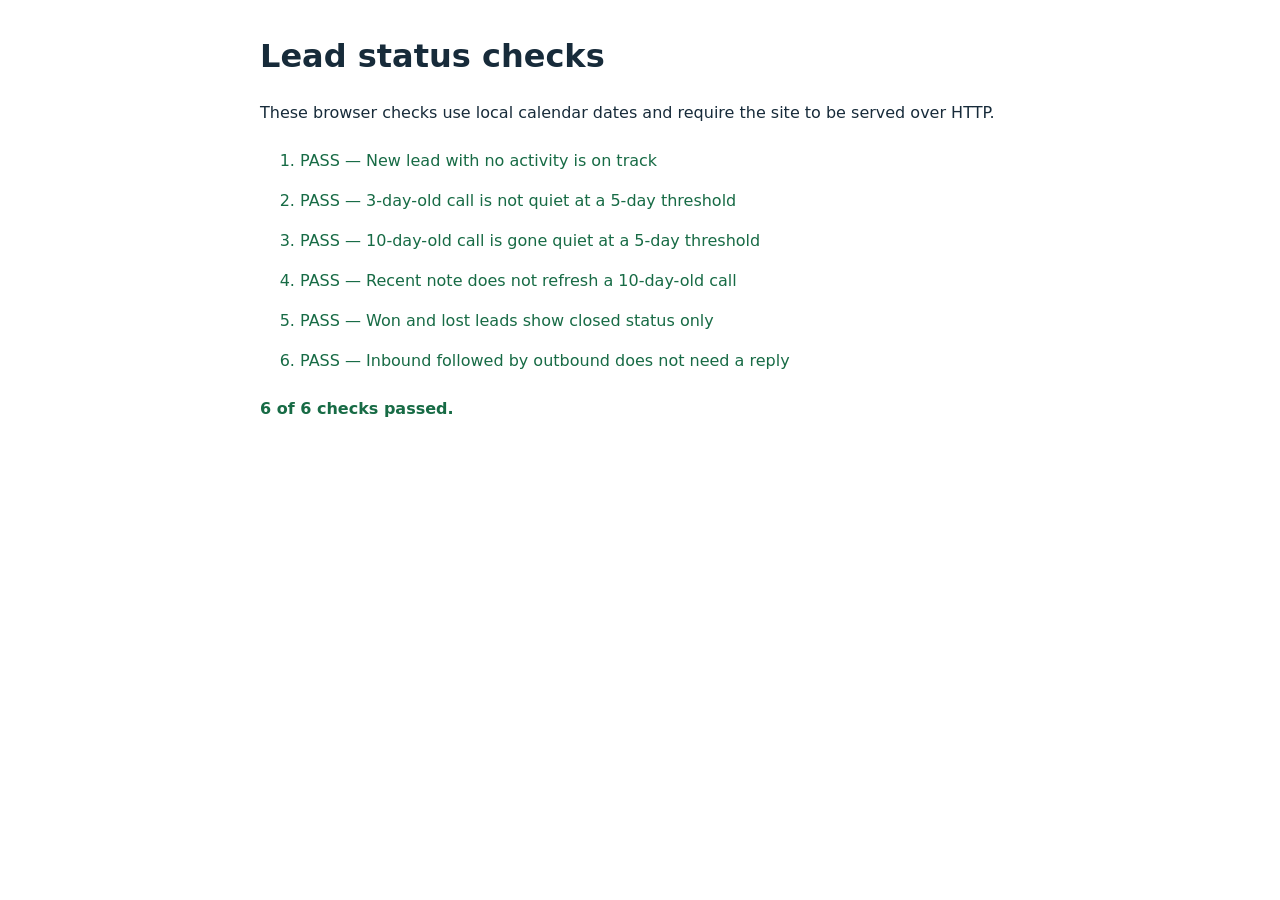
<file: js/lib/leadStatus.test.html>
<!doctype html>
<html lang="en">
<head>
  <meta charset="utf-8">
  <meta name="viewport" content="width=device-width, initial-scale=1">
  <title>Lead status checks</title>
  <style>
    body { font: 16px/1.5 system-ui, sans-serif; max-width: 760px; margin: 2rem auto; padding: 0 1rem; color: #172b3a; }
    li { padding: .5rem 0; } .pass { color: #176b45; } .fail { color: #b42318; }
    #summary { font-weight: 700; }
  </style>
</head>
<body>
  <h1>Lead status checks</h1>
  <p>These browser checks use local calendar dates and require the site to be served over HTTP.</p>
  <ol id="results"></ol>
  <p id="summary" role="status">Running…</p>
  <script type="module">
    import { getLeadStatuses, isQuiet, needsReply } from './leadStatus.js';

    const results = document.querySelector('#results');
    const summary = document.querySelector('#summary');
    const now = new Date();
    function daysAgo(days) {
      const date = new Date(now);
      date.setHours(12, 0, 0, 0);
      date.setDate(date.getDate() - days);
      return date.toISOString();
    }
    function lead(stage = 'new', createdDaysAgo = 0) {
      return { id: 'test-lead', stage, created_at: daysAgo(createdDaysAgo) };
    }
    function activity(type, days, direction = null) {
      return { type, occurred_at: daysAgo(days), direction };
    }
    const checks = [
      ['New lead with no activity is on track', () => {
        const item = lead('new', 0);
        return !isQuiet(item, [], 5) && getLeadStatuses(item, [], 5).onTrack;
      }],
      ['3-day-old call is not quiet at a 5-day threshold', () =>
        !isQuiet(lead(), [activity('call', 3)], 5)],
      ['10-day-old call is gone quiet at a 5-day threshold', () =>
        isQuiet(lead(), [activity('call', 10)], 5)],
      ['Recent note does not refresh a 10-day-old call', () =>
        isQuiet(lead(), [activity('call', 10), activity('note', 0)], 5)],
      ['Won and lost leads show closed status only', () =>
        ['won', 'lost'].every((stage) => {
          const statuses = getLeadStatuses(lead(stage, 20), [activity('message', 10, 'inbound')], 5);
          return statuses.closed && !statuses.needsReply && !statuses.goneQuiet && !statuses.onTrack;
        })],
      ['Inbound followed by outbound does not need a reply', () => {
        const item = lead();
        const timeline = [activity('message', 2, 'inbound'), activity('call', 1, 'outbound')];
        return !needsReply(item, timeline) && !getLeadStatuses(item, timeline, 5).needsReply;
      }],
    ];
    let passed = 0;
    for (const [label, check] of checks) {
      const item = document.createElement('li');
      try {
        const ok = check();
        item.textContent = (ok ? 'PASS — ' : 'FAIL — ') + label;
        item.className = ok ? 'pass' : 'fail';
        if (ok) passed += 1;
      } catch (error) {
        item.textContent = 'FAIL — ' + label + ' (' + error.message + ')';
        item.className = 'fail';
      }
      results.append(item);
    }
    summary.textContent = passed + ' of ' + checks.length + ' checks passed.';
    summary.className = passed === checks.length ? 'pass' : 'fail';
  </script>
</body>
</html>
</file>
<file: css/landing.css>
:root{
  color-scheme:light;
  --landing-ink:#172b25;
  --landing-muted:#5e7069;
  --landing-green:#146b55;
  --landing-green-dark:#0e5846;
  --landing-green-soft:#e9f4ef;
  --landing-line:#dce7e2;
  --landing-paper:#f5f8f6;
  --landing-white:#fff;
  --landing-radius:24px;
  font-family:Inter,"DM Sans",-apple-system,BlinkMacSystemFont,"Segoe UI",sans-serif;
  color:var(--landing-ink);
  background:var(--landing-paper);
  font-synthesis:none;
  text-rendering:optimizeLegibility;
  -webkit-font-smoothing:antialiased;
}
*{box-sizing:border-box}
html{min-width:320px;scroll-behavior:smooth;scroll-padding-top:84px}
body{min-width:320px;margin:0;background:var(--landing-paper);color:var(--landing-ink)}
a{color:inherit}
a:focus-visible{outline:3px solid #317b65;outline-offset:4px;border-radius:5px}
.skip-link{position:absolute;z-index:10;top:8px;left:8px;transform:translateY(-150%);padding:10px 14px;border-radius:8px;background:var(--landing-ink);color:#fff}
.skip-link:focus{transform:translateY(0)}
.section-wrap{width:min(1160px,calc(100% - 56px));margin-inline:auto}
.site-header{position:sticky;z-index:8;top:0;border-bottom:1px solid #e5ece8;background:#f7faf8ed;backdrop-filter:blur(14px)}
.site-header__inner{display:flex;align-items:center;justify-content:space-between;gap:24px;width:min(1240px,calc(100% - 56px));height:76px;margin:auto}
.site-brand{display:inline-flex;align-items:center;gap:10px;flex:none;text-decoration:none;font-size:17px;font-weight:800;letter-spacing:-.045em;white-space:nowrap}
.site-brand strong{color:var(--landing-green)}
.site-brand__mark{display:grid;place-items:center;width:36px;height:36px;border-radius:12px;background:var(--landing-green);color:white}
.site-brand__mark svg{width:24px;height:24px}
.site-nav{display:flex;align-items:center;gap:30px;margin-left:auto}
.site-nav a,.site-login{color:#43554e;text-decoration:none;font-size:13px;font-weight:650}
.site-nav a:hover,.site-login:hover{color:var(--landing-green)}
.site-actions{display:flex;align-items:center;gap:18px}
.button{display:inline-flex;min-height:52px;align-items:center;justify-content:center;gap:12px;padding:0 21px;border:1px solid var(--landing-green);border-radius:12px;background:var(--landing-green);color:#fff;text-decoration:none;font-size:14px;font-weight:750;transition:transform .16s ease,background-color .16s ease,box-shadow .16s ease}
.button:hover{transform:translateY(-1px);background:var(--landing-green-dark);box-shadow:0 8px 20px #0e584626;color:#fff}
.button--small{min-height:42px;padding-inline:16px;border-radius:10px;font-size:12px}
.button--quiet{border-color:var(--landing-line);background:var(--landing-white);color:var(--landing-ink)}
.button--quiet:hover{border-color:#b8cec4;background:#fff;color:var(--landing-ink);box-shadow:0 7px 18px #17352d0b}
.button--light{border-color:#f0faf5;background:#f0faf5;color:var(--landing-green-dark)}
.button--light:hover{border-color:#fff;background:#fff;color:var(--landing-green-dark);box-shadow:none}
.hero{display:grid;grid-template-columns:minmax(0,.92fr) minmax(440px,1.08fr);align-items:center;gap:70px;min-height:660px;padding-block:64px 78px}
.hero__copy{max-width:520px}
.eyebrow{display:flex;align-items:center;gap:8px;margin:0 0 18px;color:var(--landing-green);font-size:10px;font-weight:800;letter-spacing:.13em;line-height:1.5;text-transform:uppercase}
.eyebrow__dot{width:7px;height:7px;border-radius:50%;background:#6fb093;box-shadow:0 0 0 4px #e0efe8}
.hero h1{max-width:560px;margin:0;font-size:clamp(42px,5.7vw,68px);font-weight:760;letter-spacing:-.065em;line-height:1.02}
.hero h1 span{color:var(--landing-green)}
.hero__description{max-width:480px;margin:23px 0 0;color:var(--landing-muted);font-size:17px;line-height:1.75}
.hero__actions{display:flex;flex-wrap:wrap;gap:12px;margin-top:29px}
.hero__note{margin:18px 0 0;color:#75837e;font-size:12px}
.hero__visual{position:relative;min-width:0;padding:12px 0 22px}
.hero__visual::before{position:absolute;z-index:-1;inset:5% -7% 3% 3%;border-radius:50%;background:radial-gradient(ellipse at center,#dcefe6 0,transparent 70%);content:""}
.dashboard-preview{position:relative;overflow:hidden;border:1px solid #dce8e2;border-radius:21px;background:#fff;box-shadow:0 28px 75px #17352d18,0 3px 10px #17352d08;transform:rotate(1deg)}
.preview-topbar{display:flex;height:58px;align-items:center;justify-content:space-between;padding-inline:20px;border-bottom:1px solid #eef2f0}
.preview-brand{display:flex;align-items:center;gap:8px;font-size:12px;font-weight:800;letter-spacing:-.03em}
.preview-brand b{color:var(--landing-green)}
.preview-brand__mark{display:grid;place-items:center;width:25px;height:25px;border-radius:8px;background:var(--landing-green);color:white;font-size:12px}
.preview-avatar{display:grid;place-items:center;width:29px;height:29px;border-radius:50%;background:#e8f3ef;color:var(--landing-green);font-size:9px;font-weight:800}
.preview-content{padding:23px 25px 25px}
.preview-title-row{display:flex;align-items:center;justify-content:space-between;gap:12px}
.preview-kicker{color:#87958f;font-size:8px;font-weight:800;letter-spacing:.12em}
.preview-title-row h2{margin:5px 0 0;font-size:25px;letter-spacing:-.05em}
.preview-date{padding:8px 10px;border:1px solid #e7eeea;border-radius:8px;color:#78867f;font-size:9px}
.preview-stats{display:grid;grid-template-columns:repeat(3,minmax(0,1fr));gap:10px;margin:20px 0 23px}
.preview-stats>div{display:grid;gap:8px;padding:12px;border:1px solid #e8efeb;border-radius:11px;background:#fbfdfc}
.preview-stats span{color:#697972;font-size:9px}
.preview-stats strong{font-size:20px;letter-spacing:-.04em}
.preview-stats>div:nth-child(2) strong{color:#ac7420}
.preview-attention{padding:16px;border:1px solid #e9efec;border-radius:13px}
.preview-section-heading{display:flex;align-items:center;justify-content:space-between;gap:12px;margin-bottom:4px}
.preview-section-heading h3{margin:0;font-size:12px;letter-spacing:-.02em}
.preview-section-heading>span{color:var(--landing-green);font-size:9px;font-weight:700}
.preview-lead{display:flex;align-items:center;gap:10px;min-width:0;padding:12px 0;border-bottom:1px solid #edf1ef}
.preview-lead:last-child{padding-bottom:2px;border-bottom:0}
.preview-lead__avatar{display:grid;place-items:center;flex:none;width:31px;height:31px;border-radius:10px;font-size:8px;font-weight:800}
.preview-lead__avatar--mint{background:#e6f3ed;color:#28755b}
.preview-lead__avatar--blue{background:#eaf1fa;color:#426f9f}
.preview-lead__avatar--peach{background:#fbede5;color:#a76947}
.preview-lead__copy{display:grid;gap:4px;min-width:0;margin-right:auto}
.preview-lead__copy strong{overflow:hidden;color:#283b33;font-size:10px;text-overflow:ellipsis;white-space:nowrap}
.preview-lead__copy span{color:#819089;font-size:8px}
.preview-status{flex:none;padding:6px 8px;border-radius:20px;font-size:8px;font-weight:750}
.preview-status--amber{background:#fff4db;color:#91640e}
.preview-status--green{background:#eaf5ee;color:#277352}
.preview-status--rose{background:#fff0ed;color:#a85347}
.preview-ai-note{display:flex;align-items:center;gap:10px;margin-top:14px;padding:12px;border-radius:11px;background:#f3f8f5}
.preview-ai-note__spark{display:grid;place-items:center;flex:none;width:29px;height:29px;border-radius:9px;background:#e2f0e9;color:var(--landing-green);font-size:16px}
.preview-ai-note>span:nth-child(2){display:grid;gap:4px;min-width:0}
.preview-ai-note strong{font-size:9px}
.preview-ai-note small{color:#718078;font-size:8px}
.preview-ai-note__arrow{margin-left:auto;color:var(--landing-green);font-size:14px}
.visual-caption{position:absolute;right:0;bottom:0;color:#74827c;font-size:10px}
.channel-strip{border-block:1px solid #e4ece7;background:#fff}
.channel-strip__inner{display:flex;align-items:center;justify-content:space-between;gap:20px;min-height:76px}
.channel-strip__inner>span{color:#44574f;font-size:12px;font-weight:750}
.channel-strip__inner p{margin:0;color:#75827d;font-size:12px;word-spacing:5px}
.features{padding-block:112px 120px}
.section-heading{max-width:620px;margin-bottom:42px}
.section-heading .eyebrow,.workflow__intro .eyebrow{margin-bottom:12px}
.section-heading h2,.workflow__intro h2,.privacy-promise h2,.closing-cta h2{margin:0;font-size:clamp(30px,4vw,44px);font-weight:740;letter-spacing:-.055em;line-height:1.12}
.section-heading>p:last-child,.workflow__intro>p:not(.eyebrow),.privacy-promise>div:last-child>p:last-child,.closing-cta__inner>div>p:last-child{color:var(--landing-muted);font-size:15px;line-height:1.7}
.feature-grid{display:grid;grid-template-columns:repeat(3,minmax(0,1fr));gap:17px}
.feature-card{position:relative;min-width:0;padding:27px;border:1px solid var(--landing-line);border-radius:18px;background:#fff;box-shadow:0 5px 18px #17352d06}
.feature-icon{display:grid;place-items:center;width:46px;height:46px;border-radius:14px}
.feature-icon svg{width:23px;height:23px}
.feature-icon--green{background:#eaf5ef;color:#247352}
.feature-icon--blue{background:#edf3fa;color:#426e9e}
.feature-icon--gold{background:#fff5e2;color:#9a6c1d}
.feature-card__number{position:absolute;top:25px;right:26px;margin:0;color:#a8b4ae;font-size:10px;font-weight:750;letter-spacing:.08em}
.feature-card h3{margin:24px 0 9px;font-size:18px;letter-spacing:-.035em}
.feature-card>p:last-child{margin:0;color:var(--landing-muted);font-size:13px;line-height:1.7}
.workflow-section{padding-block:94px;background:#ebf3ef}
.workflow{display:grid;grid-template-columns:.85fr 1.15fr;align-items:center;gap:90px}
.workflow__intro{max-width:410px}
.workflow__intro>p:not(.eyebrow){margin:16px 0 22px;font-size:14px}
.text-link{display:inline-flex;align-items:center;gap:8px;color:var(--landing-green);font-size:13px;font-weight:800;text-decoration:none}
.workflow-steps{display:grid;gap:0;margin:0;padding:0;list-style:none}
.workflow-steps li{display:grid;grid-template-columns:42px minmax(0,1fr);gap:17px;padding:21px 0;border-bottom:1px solid #d5e3dc}
.workflow-steps li:first-child{padding-top:0}
.workflow-steps li:last-child{padding-bottom:0;border:0}
.workflow-step__number{display:grid;place-items:center;width:38px;height:38px;border:1px solid #c8dbd1;border-radius:12px;background:#f8fbf9;color:var(--landing-green);font-size:13px;font-weight:800}
.workflow-steps h3{margin:2px 0 6px;font-size:15px;letter-spacing:-.025em}
.workflow-steps p{margin:0;color:var(--landing-muted);font-size:13px;line-height:1.65}
.privacy-promise{display:grid;grid-template-columns:54px minmax(0,1fr);align-items:start;gap:20px;max-width:930px;padding-block:90px}
.privacy-promise__icon{display:grid;place-items:center;width:52px;height:52px;border:1px solid #dce8e2;border-radius:16px;background:#fff;color:var(--landing-green)}
.privacy-promise__icon svg{width:26px;height:26px}
.privacy-promise .eyebrow{margin-bottom:10px}
.privacy-promise h2{font-size:clamp(26px,3vw,36px)}
.privacy-promise>div:last-child>p:last-child{margin:12px 0 0;font-size:14px}
.privacy-promise a{color:var(--landing-green);font-weight:750;text-decoration-thickness:1px;text-underline-offset:3px}
.closing-cta{padding-block:66px;background:var(--landing-green-dark);color:#fff}
.closing-cta__inner{display:flex;align-items:center;justify-content:space-between;gap:32px}
.closing-cta .eyebrow{color:#b9dfce}
.closing-cta h2{max-width:560px;font-size:clamp(30px,4vw,42px)}
.closing-cta__inner>div>p:last-child{margin:12px 0 0;color:#d1e4dc;font-size:14px}
.closing-cta .button{flex:none}
.site-footer{border-top:1px solid var(--landing-line);background:#fff}
.site-footer__inner{display:flex;align-items:center;gap:22px;min-height:86px}
.site-brand--footer{font-size:14px}
.site-brand--footer .site-brand__mark{width:30px;height:30px;border-radius:10px}
.site-brand--footer .site-brand__mark svg{width:20px;height:20px}
.site-footer p{margin:0;color:#77857f;font-size:11px}
.site-footer__inner>a:last-child{margin-left:auto;color:#50615a;font-size:12px;text-decoration:none}
.site-footer__inner>a:last-child:hover{color:var(--landing-green)}
@media(max-width:980px){
  .site-nav{gap:17px}
  .hero{grid-template-columns:minmax(0,.9fr) minmax(380px,1.1fr);gap:35px;min-height:600px}
  .hero__description{font-size:15px}
  .workflow{gap:50px}
}
@media(max-width:760px){
  html{scroll-padding-top:68px}
  .section-wrap,.site-header__inner{width:min(100% - 36px,600px)}
  .site-header__inner{height:66px;gap:10px}
  .site-nav{display:none}
  .site-actions{gap:12px}
  .site-login{font-size:12px}
  .button--small{min-height:40px;padding-inline:12px;font-size:11px}
  .site-brand{gap:7px;font-size:15px}
  .site-brand__mark{width:32px;height:32px;border-radius:10px}
  .hero{grid-template-columns:minmax(0,1fr);gap:45px;min-height:0;padding-block:66px 70px}
  .hero__copy{max-width:600px}
  .hero h1{max-width:600px;font-size:clamp(43px,9vw,62px)}
  .hero__description{max-width:560px}
  .hero__visual{width:min(100%,560px);margin-inline:auto}
  .channel-strip__inner{align-items:flex-start;flex-direction:column;justify-content:center;gap:7px;min-height:90px}
  .features{padding-block:78px 82px}
  .feature-grid{grid-template-columns:minmax(0,1fr);gap:12px}
  .feature-card{padding:22px}
  .feature-card h3{margin-top:16px}
  .workflow-section{padding-block:74px}
  .workflow{grid-template-columns:minmax(0,1fr);gap:35px}
  .workflow__intro{max-width:600px}
  .privacy-promise{padding-block:68px;gap:15px}
  .closing-cta{padding-block:52px}
  .closing-cta__inner{align-items:flex-start;flex-direction:column;gap:22px}
}
@media(max-width:420px){
  .section-wrap,.site-header__inner{width:calc(100% - 32px)}
  .site-header__inner{gap:6px}
  .site-brand{font-size:14px}
  .site-brand__mark{width:29px;height:29px}
  .site-actions{gap:9px}
  .site-login{font-size:11px}
  .button--small{min-height:38px;padding-inline:10px;font-size:10px}
  .hero{padding-block:52px 60px;gap:36px}
  .hero h1{font-size:clamp(39px,11vw,48px)}
  .hero__description{font-size:15px;line-height:1.65}
  .hero__actions{align-items:stretch;flex-direction:column}
  .hero__actions .button{width:100%}
  .dashboard-preview{border-radius:16px;transform:none}
  .preview-topbar{height:50px;padding-inline:13px}
  .preview-content{padding:17px 13px 14px}
  .preview-stats{gap:6px;margin-block:15px 17px}
  .preview-stats>div{gap:6px;padding:9px 7px}
  .preview-stats span{font-size:8px}
  .preview-stats strong{font-size:17px}
  .preview-attention{padding:12px}
  .preview-lead{gap:7px}
  .preview-lead__copy strong{font-size:9px}
  .preview-status{padding:5px 6px;font-size:7px}
  .preview-ai-note{gap:7px;padding:10px}
  .visual-caption{right:3px;font-size:9px}
  .channel-strip__inner p{font-size:10px;line-height:1.6;word-spacing:3px}
  .section-heading h2,.workflow__intro h2{font-size:32px}
  .privacy-promise{grid-template-columns:42px minmax(0,1fr);gap:12px}
  .privacy-promise__icon{width:42px;height:42px;border-radius:13px}
  .privacy-promise__icon svg{width:22px;height:22px}
  .privacy-promise h2{font-size:27px}
  .site-footer__inner{flex-wrap:wrap;gap:8px 14px;padding-block:16px}
  .site-footer p{width:calc(100% - 1px);order:3}
  .site-footer__inner>a:last-child{margin-left:auto}
}
@media(prefers-reduced-motion:reduce){html{scroll-behavior:auto}.button{transition:none}}
</file>
<file: css/app.css>
@import url('https://fonts.googleapis.com/css2?family=DM+Sans:wght@400;500;600;700&family=Manrope:wght@500;600;700;800&display=swap');
:root{font-family:'DM Sans',sans-serif;color:#192433;background:#f6f7f9;font-synthesis:none;text-rendering:optimizeLegibility;--ink:#192433;--muted:#778292;--green:#147d62;--green-dark:#09664f;--line:#e7eaee;--white:#fff}*{box-sizing:border-box}body{margin:0;min-width:320px;min-height:100vh}button,input{font:inherit}.brand{display:inline-flex;align-items:center;gap:7px;color:var(--ink);font-family:Manrope,sans-serif;font-weight:800;font-size:19px;letter-spacing:-.7px;text-decoration:none}.brand-mark{display:grid;place-items:center;width:27px;height:27px;border-radius:9px;background:var(--green);color:#fff;font-size:16px}.brand-ai{color:var(--green)}.eyebrow,.nav-label{color:#8a94a2;font-size:10px;font-weight:700;letter-spacing:1.5px}.muted{color:var(--muted);font-size:14px;line-height:1.65}.button{border:0;border-radius:9px;padding:11px 15px;font-size:13px;font-weight:700;cursor:pointer}.button:disabled{opacity:.6;cursor:wait}.button-primary{background:var(--green);color:#fff}.button-primary:hover{background:var(--green-dark)}.button-full{width:100%;margin-top:22px}.button-quiet{border:1px solid var(--line);background:#fff;color:#455164}.text-button{border:0;background:transparent;color:var(--green);font-weight:700;cursor:pointer}
.auth-page{display:grid;place-items:center;padding:24px 16px;background:radial-gradient(ellipse at 50% 15%,#e7f3ef 0,transparent 48%),#f6f7f9}.auth-card{width:min(100%,420px);padding:34px;background:#fff;border:1px solid #edf0f2;border-radius:18px;box-shadow:0 18px 55px #162b3910}.auth-card>.brand{margin-bottom:34px}.auth-card .eyebrow{margin-bottom:8px}.auth-card h1,.main-content h1{margin:0;font-family:Manrope,sans-serif;font-size:28px;letter-spacing:-1px}.auth-card>.muted{margin:7px 0 22px}.mode-switch{display:flex;padding:4px;margin-bottom:22px;background:#f2f4f5;border-radius:10px}.mode-switch button{flex:1;border:0;padding:9px;background:transparent;color:#788391;border-radius:7px;font-size:13px;font-weight:700;cursor:pointer}.mode-switch button[aria-pressed=true]{background:#fff;color:var(--ink);box-shadow:0 1px 4px #17212b16}form label{display:block;margin:14px 0 7px;font-size:12px;font-weight:700;color:#455164}form input{width:100%;height:43px;border:1px solid #dfe4e8;border-radius:8px;padding:0 12px;outline:none}form input:focus{border-color:#59a18b;box-shadow:0 0 0 3px #147d6215}.form-message{min-height:18px;margin:12px 0 0;font-size:12px;line-height:1.5}.form-message[data-kind=error]{color:#b83c3c}.form-message[data-kind=success]{color:var(--green)}.form-message[data-kind=loading]{color:var(--muted)}.auth-switch{text-align:center;color:var(--muted);font-size:12px;margin:21px 0 0}.auth-switch .text-button{font-size:12px;padding:2px}
.app-shell{min-height:100vh}.app-shell[hidden]{display:none}.topbar{height:66px;padding:0 28px;background:#fff;border-bottom:1px solid var(--line);display:flex;align-items:center;justify-content:space-between}.account-actions{display:flex;align-items:center;gap:16px}.account-email{color:#788391;font-size:12px}.layout{display:flex;min-height:calc(100vh - 66px)}.sidebar{width:230px;flex:none;background:#fff;border-right:1px solid var(--line);padding:30px 16px;display:flex;flex-direction:column}.nav-label{padding:0 12px;margin:0 0 12px}.sidebar nav{display:grid;gap:5px}.sidebar nav a,.mobile-nav a{display:flex;align-items:center;gap:12px;padding:11px 12px;border-radius:8px;color:#667283;text-decoration:none;font-size:13px;font-weight:600}.sidebar nav a[aria-current=true],.mobile-nav a[aria-current=true]{background:#eaf4f0;color:var(--green-dark)}.nav-icon{font-size:16px;width:19px;text-align:center}.sidebar-foot{margin-top:auto;padding:12px;color:#9aa3af;font-size:11px}.main-content{width:min(100%,1080px);margin:0 auto;padding:48px 52px}.main-content .eyebrow{margin:0 0 8px}.main-content h1{font-size:32px}.main-content>.muted{margin:8px 0 30px}.placeholder-card{max-width:660px;padding:34px;background:#fff;border:1px solid var(--line);border-radius:14px}.placeholder-icon{width:36px;height:36px;border-radius:11px;display:grid;place-items:center;background:#eaf4f0;color:var(--green);font-size:18px}.placeholder-card h2{margin:18px 0 6px;font:700 18px Manrope,sans-serif;letter-spacing:-.3px}.placeholder-card p{margin:0;color:var(--muted);font-size:13px;line-height:1.6}.mobile-nav{display:none}
@media(max-width:680px){.auth-card{padding:27px 23px}.topbar{height:60px;padding:0 17px}.account-email{display:none}.layout{display:block;min-height:calc(100vh - 125px)}.sidebar{display:none}.main-content{padding:32px 20px}.main-content h1{font-size:28px}.placeholder-card{padding:24px 20px}.mobile-nav{position:fixed;z-index:5;bottom:0;left:0;right:0;display:grid;grid-template-columns:repeat(3,1fr);padding:8px max(10px,env(safe-area-inset-left)) calc(8px + env(safe-area-inset-bottom));background:#fff;border-top:1px solid var(--line)}.mobile-nav a{flex-direction:column;gap:3px;padding:7px 2px;font-size:10px}.mobile-nav a span{font-size:17px}.button-quiet{padding:9px 11px}}


/* App shell and responsive workspace navigation */
.app-page{height:100vh;height:100dvh;overflow:hidden}html{min-width:320px;overflow-x:hidden}.app-shell{height:100vh;height:100dvh;min-height:0;display:flex;flex-direction:column;overflow:hidden}.app-shell[hidden]{display:none}.topbar{position:relative;z-index:10;flex:none;display:flex;align-items:center;justify-content:space-between;gap:16px;height:66px;padding:0 28px;background:#fff;border-bottom:1px solid var(--line)}.workspace-brand{display:flex;align-items:center;gap:10px;min-width:0;color:var(--ink);text-decoration:none}.company-avatar,.company-logo{display:grid;place-items:center;flex:none;width:38px;height:38px;border:1px solid #d7e1dd;border-radius:50%;object-fit:cover;background:#e8f3ef;color:#0d5946;font-size:12px;font-weight:800}.company-name{max-width:min(46vw,420px);overflow:hidden;text-overflow:ellipsis;white-space:nowrap;font:700 15px Manrope,sans-serif}.profile-menu-wrap{position:relative;flex:none}.profile-menu-button{display:flex;align-items:center;justify-content:center;gap:8px;min-width:88px;min-height:44px;padding:0 13px;border:1px solid var(--line);border-radius:999px;background:#fff;color:var(--ink);font-weight:700;cursor:pointer}.profile-menu{position:absolute;right:0;top:calc(100% + 8px);z-index:30;display:grid;gap:8px;width:min(300px,calc(100vw - 24px));padding:16px;border:1px solid var(--line);border-radius:14px;background:#fff;box-shadow:0 16px 40px #10251f24}.profile-menu[hidden]{display:none}.profile-menu strong,.profile-menu__email{overflow-wrap:anywhere}.profile-menu__email{color:var(--muted);font-size:13px}.profile-menu [role=menuitem]{display:flex;align-items:center;min-height:44px;padding:8px 10px;border:0;border-radius:8px;background:transparent;color:var(--ink);font:inherit;text-align:left;text-decoration:none;cursor:pointer}.profile-menu [role=menuitem]:hover,.profile-menu [role=menuitem]:focus-visible{background:#eaf4f0}.profile-menu__message{min-height:0;margin:0;color:#b42318;font-size:12px}.layout{display:flex;flex:1;min-height:0;height:auto;overflow:hidden}.sidebar{min-height:0;overflow-y:auto}.sidebar nav a,.mobile-nav a{position:relative;min-height:44px}.sidebar nav a[aria-current=page],.mobile-nav a[aria-current=page]{background:#e8f3ef;color:#0d5946;font-weight:800}.sidebar nav a[aria-current=page]::before{position:absolute;left:0;top:10px;bottom:10px;width:4px;border-radius:0 4px 4px 0;background:#0d5946;content:""}.mobile-nav a[aria-current=page]::before{position:absolute;top:0;left:28%;right:28%;height:3px;border-radius:0 0 3px 3px;background:#0d5946;content:""}.main-content{min-width:0;min-height:0;overflow-y:auto;overflow-x:hidden;overscroll-behavior:contain;padding-bottom:calc(24px + env(safe-area-inset-bottom))}.app-footer{flex:none}.analytics-placeholder{max-width:700px}.analytics-placeholder p{margin-bottom:0;color:var(--muted)}body.has-open-dialog{overflow:hidden}
@media(max-width:680px){.topbar{height:60px;padding-inline:12px}.workspace-brand{gap:7px}.company-avatar,.company-logo{width:34px;height:34px}.company-name{max-width:calc(100vw - 162px);font-size:13px}.profile-menu-button{min-width:72px;padding-inline:9px}.profile-menu-button__label{font-size:12px}.layout{min-height:0}.main-content{padding:28px 16px calc(24px + env(safe-area-inset-bottom))}.mobile-nav{position:relative;z-index:5;flex:none;display:grid;grid-template-columns:repeat(4,minmax(0,1fr));padding:5px max(6px,env(safe-area-inset-left)) calc(5px + env(safe-area-inset-bottom));background:#fff;border-top:1px solid var(--line)}.mobile-nav a{flex-direction:column;gap:2px;padding:6px 2px;font-size:10px;line-height:1.15;white-space:nowrap}.mobile-nav a span{font-size:16px}.mobile-nav .nav-attention-badge{position:absolute;top:0;left:calc(50% + 11px);height:16px;min-width:16px;margin:0}}

/* Profile menu trigger and accessible dropdown/bottom sheet. */
.main-content{--scroll-hint-color:var(--color-background)}
.sidebar{--scroll-hint-color:var(--color-surface)}
.topbar{isolation:isolate}
.profile-menu-wrap{position:relative;z-index:40;flex:none;margin-left:auto}
.profile-menu-button{display:flex;align-items:center;gap:10px;min-width:44px;min-height:48px;padding:5px 12px 5px 6px;border:1px solid var(--color-border);border-radius:var(--radius-pill);background:var(--color-surface);color:var(--color-text);font-weight:700;cursor:pointer;transition:background-color .16s ease,border-color .16s ease,box-shadow .16s ease,transform .16s ease}
.profile-menu-button:hover{border-color:var(--color-primary);background:var(--color-background)}
.profile-menu-button:active{transform:scale(.98)}
.profile-menu-button:focus-visible{outline:3px solid var(--color-primary);outline-offset:3px}
.profile-trigger-avatar,.profile-trigger-logo,.profile-menu__avatar,.profile-menu__logo{display:grid;place-items:center;flex:none;width:36px;height:36px;border:1px solid var(--color-border);border-radius:50%;background:linear-gradient(145deg,var(--color-primary-soft),var(--color-surface));color:var(--color-primary-hover);font-size:12px;font-weight:800;object-fit:cover}
.profile-menu-button__company{max-width:min(30vw,240px);overflow:hidden;text-overflow:ellipsis;white-space:nowrap;font-size:13px}
.profile-menu-button__chevron{width:16px;height:16px;flex:none;color:var(--color-muted);transition:transform .17s ease}
.profile-menu-button[aria-expanded=true] .profile-menu-button__chevron{transform:rotate(180deg)}
.profile-menu{position:absolute;top:calc(100% + 9px);right:0;z-index:50;display:grid;gap:5px;width:min(330px,calc(100vw - 24px));max-height:min(76dvh,620px);overflow-y:auto;padding:14px;border:1px solid var(--color-border);border-radius:20px;background:var(--color-surface);color:var(--color-text);box-shadow:var(--shadow-profile-menu);transform-origin:top right;animation:profile-menu-appear .17s ease-out both}
.profile-menu[hidden]{display:none!important}
.profile-menu__header{display:flex;align-items:center;gap:13px;min-width:0;padding:7px 7px 15px}
.profile-menu__avatar-wrap{position:relative;display:grid;place-items:center;flex:none;width:52px;height:52px}
.profile-menu__avatar,.profile-menu__logo{width:52px;height:52px;font-size:15px}
.profile-menu__identity{display:grid;gap:4px;min-width:0}
.profile-menu__identity strong{overflow:hidden;text-overflow:ellipsis;white-space:nowrap;font-size:15px}
.profile-menu__email{overflow-wrap:anywhere;color:var(--color-muted);font-size:12px;line-height:1.45}
.profile-menu__item{display:flex;align-items:center;gap:12px;min-height:48px;padding:10px 12px;border:0;border-radius:12px;background:transparent;color:var(--color-text);font:inherit;font-size:14px;font-weight:600;line-height:1.3;text-align:left;text-decoration:none;cursor:pointer}
.profile-menu__item svg{width:20px;height:20px;flex:none;color:var(--color-muted)}
.profile-menu__item:hover,.profile-menu__item:focus-visible{background:var(--color-primary-soft);color:var(--color-primary-hover);outline-offset:1px}
.profile-menu__item--danger{color:var(--color-danger)}
.profile-menu__item--danger svg{color:var(--color-danger)}
.profile-menu__item--danger:hover,.profile-menu__item--danger:focus-visible{background:var(--color-danger-soft);color:var(--color-danger)}
.profile-menu__divider{height:1px;margin:5px 7px;background:var(--color-border)}
.profile-menu__message{min-height:0;margin:0 8px;color:var(--color-danger);font-size:12px}
.profile-menu__grabber{display:none}
.profile-menu-backdrop{display:none}
.profile-menu-backdrop[hidden]{display:none!important}
.profile-trigger-avatar[hidden],.profile-trigger-logo[hidden],.profile-menu__avatar[hidden],.profile-menu__logo[hidden]{display:none!important}
@keyframes profile-menu-appear{from{opacity:0;transform:translateY(-5px) scale(.98)}to{opacity:1;transform:translateY(0) scale(1)}}
@media(max-width:600px){
  .profile-menu-button{gap:7px;padding:4px 8px 4px 4px}
  .profile-menu-button__company{display:none}
  .profile-menu-button__chevron{width:14px;height:14px}
  .profile-menu-backdrop:not([hidden]){position:fixed;inset:0;z-index:45;display:block;width:100%;height:100%;padding:0;border:0;background:var(--color-overlay);cursor:default}
  .profile-menu{position:fixed;inset:auto 8px 0;width:auto;max-width:420px;max-height:min(76dvh,680px);padding:10px 20px calc(18px + env(safe-area-inset-bottom));border-radius:24px 24px 0 0;border-bottom:0;box-shadow:var(--shadow-profile-sheet);transform-origin:bottom center;animation:profile-sheet-appear .18s ease-out both}
  .profile-menu__grabber{display:block;width:38px;height:4px;margin:0 auto 7px;border-radius:var(--radius-pill);background:var(--color-border)}
  .profile-menu__header{padding:8px 3px 17px}
}
@keyframes profile-sheet-appear{from{opacity:0;transform:translateY(14px) scale(.99)}to{opacity:1;transform:translateY(0) scale(1)}}
@media(prefers-reduced-motion:reduce){.profile-menu-button,.profile-menu-button__chevron,.profile-menu{animation:none!important;transition:none!important}}

/* Branded, bounded app shell with touch-friendly scrolling. */
.app-brand{display:flex;align-items:center;gap:9px;flex:none;min-width:0;color:var(--color-text);font:800 16px/1 Manrope,sans-serif;letter-spacing:-.45px;text-decoration:none}
.app-brand__mark{display:grid;place-items:center;flex:none;width:34px;height:34px;border-radius:11px;background:var(--color-primary);color:#fff}
.app-brand__mark svg{width:22px;height:22px}
.app-brand__wordmark{white-space:nowrap}
.app-brand__wordmark strong{color:var(--color-primary)}
.topbar{justify-content:space-between;gap:12px;min-width:0}
.main-content{flex:1;min-width:0;min-height:0;overscroll-behavior:contain;scroll-behavior:smooth;-webkit-overflow-scrolling:touch}
.leads-results .ui-table-wrap,.profile-menu,.ui-dialog,.task-compose-dialog,.csv-dialog,.message-writer{-webkit-overflow-scrolling:touch;overscroll-behavior:contain}
@media(max-width:680px){
  .app-shell{min-height:0}
  .layout{flex-direction:column;min-height:0}
  .main-content{width:100%;max-width:none;margin:0;padding:24px 16px calc(24px + env(safe-area-inset-bottom))}
  .topbar{height:60px;padding-inline:12px}
  .app-brand{gap:7px;font-size:14px}
  .app-brand__mark{width:32px;height:32px;border-radius:10px}
}
@media(prefers-reduced-motion:reduce){.main-content{scroll-behavior:auto}}

/* Hidden logo/avatar fallback remains hidden despite the component display rules. */
.company-avatar[hidden],.company-logo[hidden]{display:none!important}.settings-card,.today-section{max-height:min(72dvh,820px);overflow-y:auto;overscroll-behavior:contain}
.app-page.has-open-dialog .main-content{overflow:hidden}
/* Auth form additions */
.label-row{display:flex;align-items:baseline;justify-content:space-between;gap:10px}.label-row label{margin-bottom:7px}.field-note{color:#8993a0;font-size:11px}.password-control{position:relative}.password-control input{padding-right:66px}.password-toggle{position:absolute;right:8px;top:50%;transform:translateY(-50%);padding:6px 7px;border:0;border-radius:6px;background:transparent;color:var(--green-dark);font-size:11px;font-weight:700;cursor:pointer}.password-toggle:hover{background:#eaf4f0}.forgot-row{display:flex;justify-content:flex-end;margin-top:7px}.forgot-row .text-button{font-size:11px;padding:3px 0}.forgot-row button:disabled{opacity:.55;cursor:wait}.password-help{display:block;margin-top:7px}.auth-card [hidden]{display:none!important}form .password-control{margin-top:0}
</file>
<file: css/design-system.css>
/* CoreFlow AI design foundation */
:root{
  color-scheme:light;
  --color-primary:#146b55;
  --color-primary-hover:#0d5946;
  --color-primary-soft:#e8f3ef;
  --color-background:#f4f7f6;
  --color-surface:#ffffff;
  --color-text:#172a25;
  --color-muted:#53645f;
  --color-border:#d7e1dd;
  --color-success:#087a51;
  --color-success-soft:#e8f5ee;
  --color-warning:#865600;
  --color-warning-soft:#fff4d8;
  --color-danger:#b42318;
  --color-danger-soft:#fff0ed;
  --color-info:#175cd3;
  --color-info-soft:#eff6ff;
  --color-overlay:rgba(16,37,31,.4);
  --shadow-profile-menu:0 18px 44px rgba(16,37,31,.13),0 4px 12px rgba(16,37,31,.05);
  --shadow-profile-sheet:0 -16px 50px rgba(16,37,31,.15);
  --space-1:4px;--space-2:8px;--space-3:12px;--space-4:16px;
  --space-5:20px;--space-6:24px;--space-8:32px;--space-10:40px;
  --space-12:48px;--space-16:64px;
  --radius-sm:6px;--radius-md:10px;--radius-lg:14px;--radius-xl:18px;--radius-pill:999px;
  --font-size-xs:12px;--font-size-sm:14px;--font-size-base:16px;
  --font-size-lg:18px;--font-size-xl:20px;--font-size-2xl:24px;
  --font-size-3xl:30px;--font-size-4xl:36px;
  --green:var(--color-primary);--green-dark:var(--color-primary-hover);
  --ink:var(--color-text);--muted:var(--color-muted);--line:var(--color-border);
}
html{font-family:'DM Sans',system-ui,sans-serif;color:var(--color-text);background:var(--color-background)}
body{color:var(--color-text)}
button,input,select,textarea{font:inherit}
:where(button,a,input,select,textarea,[tabindex]):focus-visible{
  outline:3px solid #15745d;
  outline-offset:3px;
}
button,.ui-button,.button,.mode-switch button,.password-toggle,.sidebar nav a,.mobile-nav a,.text-button,.brand{min-height:44px}
input,select,textarea,.ui-input{min-height:44px}
a{color:var(--color-primary)}
a:hover{color:var(--color-primary-hover)}

/* Buttons */
.ui-button{display:inline-flex;align-items:center;justify-content:center;gap:var(--space-2);min-height:44px;padding:0 var(--space-4);border:1px solid transparent;border-radius:var(--radius-md);font-size:var(--font-size-sm);font-weight:700;text-decoration:none;cursor:pointer;transition:background-color .15s ease,border-color .15s ease,transform .15s ease}
.ui-button:active:not(:disabled){transform:translateY(1px)}
.ui-button--primary{background:var(--color-primary);color:#fff}
.ui-button--primary:hover{background:var(--color-primary-hover);color:#fff}
.ui-button--secondary{background:var(--color-surface);border-color:var(--color-border);color:var(--color-text)}
.ui-button--secondary:hover{background:#f6f9f8}
.ui-button--danger{background:var(--color-danger);color:#fff}
.ui-button--danger:hover{background:#921c13;color:#fff}
.ui-button--ghost{background:transparent;color:var(--color-primary)}
.ui-button--ghost:hover{background:var(--color-primary-soft)}
.ui-button:disabled,.ui-button[aria-disabled=true]{opacity:.58;cursor:not-allowed;transform:none}
.ui-button.is-loading{cursor:wait}
.ui-button.is-loading::before,.ui-spinner{width:16px;height:16px;border:2px solid currentColor;border-right-color:transparent;border-radius:50%;animation:ui-spin .7s linear infinite}
.ui-button.is-loading::before{content:"";display:inline-block}
.ui-button--primary.is-loading::before{border-color:#ffffffaa;border-right-color:transparent}

/* Form fields */
.ui-field{display:grid;gap:var(--space-2);margin-block:var(--space-4)}
.ui-label{font-size:var(--font-size-sm);font-weight:700;color:var(--color-text)}
.ui-input,.ui-select,.ui-textarea{width:100%;padding:var(--space-3);border:1px solid var(--color-border);border-radius:var(--radius-md);background:var(--color-surface);color:var(--color-text)}
.ui-input::placeholder,.ui-textarea::placeholder{color:#65736f}
.ui-input[aria-invalid=true],.ui-select[aria-invalid=true],.ui-textarea[aria-invalid=true]{border-color:var(--color-danger)}
.ui-hint{margin:0;color:var(--color-muted);font-size:var(--font-size-xs)}
.ui-error{margin:0;color:var(--color-danger);font-size:var(--font-size-xs);font-weight:600}

/* Cards and badges */
.ui-card{padding:var(--space-6);border:1px solid var(--color-border);border-radius:var(--radius-lg);background:var(--color-surface);box-shadow:0 2px 8px #17352d08}
.ui-card__header{display:flex;align-items:center;justify-content:space-between;gap:var(--space-4);margin-bottom:var(--space-4)}
.ui-card__title{margin:0;font-size:var(--font-size-lg);font-weight:700}
.ui-card p:last-child{margin-bottom:0}
.ui-badge{display:inline-flex;align-items:center;min-height:26px;padding:3px 10px;border-radius:var(--radius-pill);font-size:var(--font-size-xs);font-weight:700;white-space:nowrap}
.ui-badge--neutral{background:#eef1f0;color:#40514c}
.ui-badge--success{background:var(--color-success-soft);color:#075e3f}
.ui-badge--warning{background:var(--color-warning-soft);color:#714700}
.ui-badge--danger{background:var(--color-danger-soft);color:#9f1d14}
.ui-badge--info{background:var(--color-info-soft);color:#1849a9}

/* Responsive tables */
.ui-table-wrap{width:100%;overflow-x:auto;border:1px solid var(--color-border);border-radius:var(--radius-lg);background:var(--color-surface)}
.ui-table{width:100%;border-collapse:collapse;text-align:left}
.ui-table th,.ui-table td{padding:var(--space-3) var(--space-4);border-bottom:1px solid var(--color-border);font-size:var(--font-size-sm)}
.ui-table th{background:#f7faf9;color:#43534e;font-size:var(--font-size-xs);font-weight:700}
.ui-table tr:last-child td{border-bottom:0}
.ui-table td{color:var(--color-text)}
.ui-table-stack{display:none}

/* Dialog, toast, empty and loading states */
.ui-dialog{position:fixed;inset:0;margin:auto;width:min(100%,520px);max-width:100%;max-height:calc(100dvh - 32px);overflow-y:auto;padding:var(--space-6);border:1px solid var(--color-border);border-radius:var(--radius-xl);background:var(--color-surface);color:var(--color-text);box-shadow:0 24px 80px #10251f30}
.ui-dialog::backdrop{background:#10251f66}
.ui-dialog__actions{display:flex;justify-content:flex-end;gap:var(--space-2);margin-top:var(--space-6)}
.ui-toast{display:flex;align-items:flex-start;gap:var(--space-3);max-width:440px;padding:var(--space-4);border:1px solid var(--color-border);border-radius:var(--radius-md);background:var(--color-surface);box-shadow:0 8px 24px #10251f12;font-size:var(--font-size-sm)}
.ui-toast--success{border-left:4px solid var(--color-success)}
.ui-toast--warning{border-left:4px solid var(--color-warning)}
.ui-toast--danger{border-left:4px solid var(--color-danger)}
.ui-empty{display:grid;justify-items:center;gap:var(--space-3);padding:var(--space-10) var(--space-6);text-align:center;border:1px dashed #b9c9c3;border-radius:var(--radius-lg);background:var(--color-surface)}
.ui-empty__icon{display:grid;place-items:center;width:48px;height:48px;border-radius:var(--radius-pill);background:var(--color-primary-soft);color:var(--color-primary);font-size:22px}
.ui-empty h3{margin:0;font-size:var(--font-size-lg)}
.ui-empty p{max-width:44ch;margin:0;color:var(--color-muted);font-size:var(--font-size-sm);line-height:1.55}
.ui-loading{display:flex;align-items:center;gap:var(--space-3);color:var(--color-muted);font-size:var(--font-size-sm)}
.ui-spinner{display:inline-block;flex:none;border-color:var(--color-primary);border-right-color:transparent}
.app-footer{margin-top:var(--space-8);padding-block:var(--space-4);border-top:1px solid var(--color-border);font-size:var(--font-size-xs)}
.privacy-card{line-height:1.6}
.privacy-card p{color:var(--color-muted)}
.load-more-leads{display:flex;width:min(100%,280px);margin:var(--space-4) auto}
@keyframes ui-spin{to{transform:rotate(360deg)}}

.styleguide-page{background:var(--color-background)}
.styleguide{width:min(100% - 32px,1120px);margin:0 auto;padding-block:var(--space-10) var(--space-16)}
.styleguide__header{margin-bottom:var(--space-8)}
.styleguide__header h1{margin:var(--space-2) 0;font-size:clamp(28px,5vw,40px);letter-spacing:-.04em}
.styleguide__header p{max-width:62ch;color:var(--color-muted);line-height:1.6}
.styleguide__section{display:grid;gap:var(--space-4);margin-top:var(--space-8)}
.styleguide__section>h2{margin:0;font-size:var(--font-size-xl)}
.styleguide__row{display:flex;flex-wrap:wrap;align-items:center;gap:var(--space-3)}
.styleguide__grid{display:grid;grid-template-columns:repeat(auto-fit,minmax(min(100%,240px),1fr));gap:var(--space-4)}
.styleguide__token{padding:var(--space-3);border:1px solid var(--color-border);border-radius:var(--radius-md);background:var(--color-surface);font-size:var(--font-size-xs)}
.styleguide__swatch{height:48px;margin-bottom:var(--space-2);border-radius:var(--radius-sm)}
.styleguide__footer{margin-top:var(--space-10);padding-top:var(--space-4);border-top:1px solid var(--color-border);color:var(--color-muted);font-size:var(--font-size-xs)}
@media(max-width:640px){
  .styleguide{padding-block:var(--space-6) var(--space-12)}
  .ui-table--responsive thead{position:absolute;width:1px;height:1px;padding:0;margin:-1px;overflow:hidden;clip:rect(0,0,0,0);white-space:nowrap;border:0}
  .ui-table--responsive,.ui-table--responsive tbody{display:block;width:100%}
  .ui-table--responsive tbody{padding:var(--space-2)}
  .ui-table--responsive tr{display:grid;grid-template-columns:1fr 1fr;gap:var(--space-2);margin-bottom:var(--space-2);padding:var(--space-3);border:1px solid var(--color-border);border-radius:var(--radius-md)}
  .ui-table--responsive tr:last-child{margin-bottom:0}
  .ui-table--responsive td{display:flex;flex-direction:column;gap:3px;padding:var(--space-1);border:0;font-size:var(--font-size-xs)}
  .ui-table--responsive td::before{content:attr(data-label);color:var(--color-muted);font-size:10px;font-weight:700;text-transform:uppercase;letter-spacing:.04em}
  .ui-table--responsive .ui-table-stack{display:inline}
}
@media(prefers-reduced-motion:reduce){*,*::before,*::after{scroll-behavior:auto!important;animation-duration:.01ms!important;animation-iteration-count:1!important;transition-duration:.01ms!important}}

/* Scrollbars stay hidden while scroll containers retain native scrolling. */
.scroll-hidden{position:relative;scrollbar-width:none;-ms-overflow-style:none;overscroll-behavior:contain}
.scroll-hidden::-webkit-scrollbar{display:none;width:0;height:0}
.scroll-hidden[data-scroll-top]::before,.scroll-hidden[data-scroll-bottom]::after{position:absolute;z-index:4;left:0;right:0;height:24px;pointer-events:none;content:''}
.scroll-hidden[data-scroll-top]::before{top:0;background:linear-gradient(to bottom,var(--scroll-hint-color,var(--color-surface)),transparent)}
.scroll-hidden[data-scroll-bottom]::after{bottom:0;background:linear-gradient(to top,var(--scroll-hint-color,var(--color-surface)),transparent)}
.profile-menu.scroll-hidden{position:absolute}
.ui-dialog.scroll-hidden,.lead-editor-dialog.scroll-hidden,.csv-dialog.scroll-hidden,.task-compose-dialog.scroll-hidden{position:fixed}
@media(max-width:600px){.profile-menu.scroll-hidden{position:fixed}}
</file>
